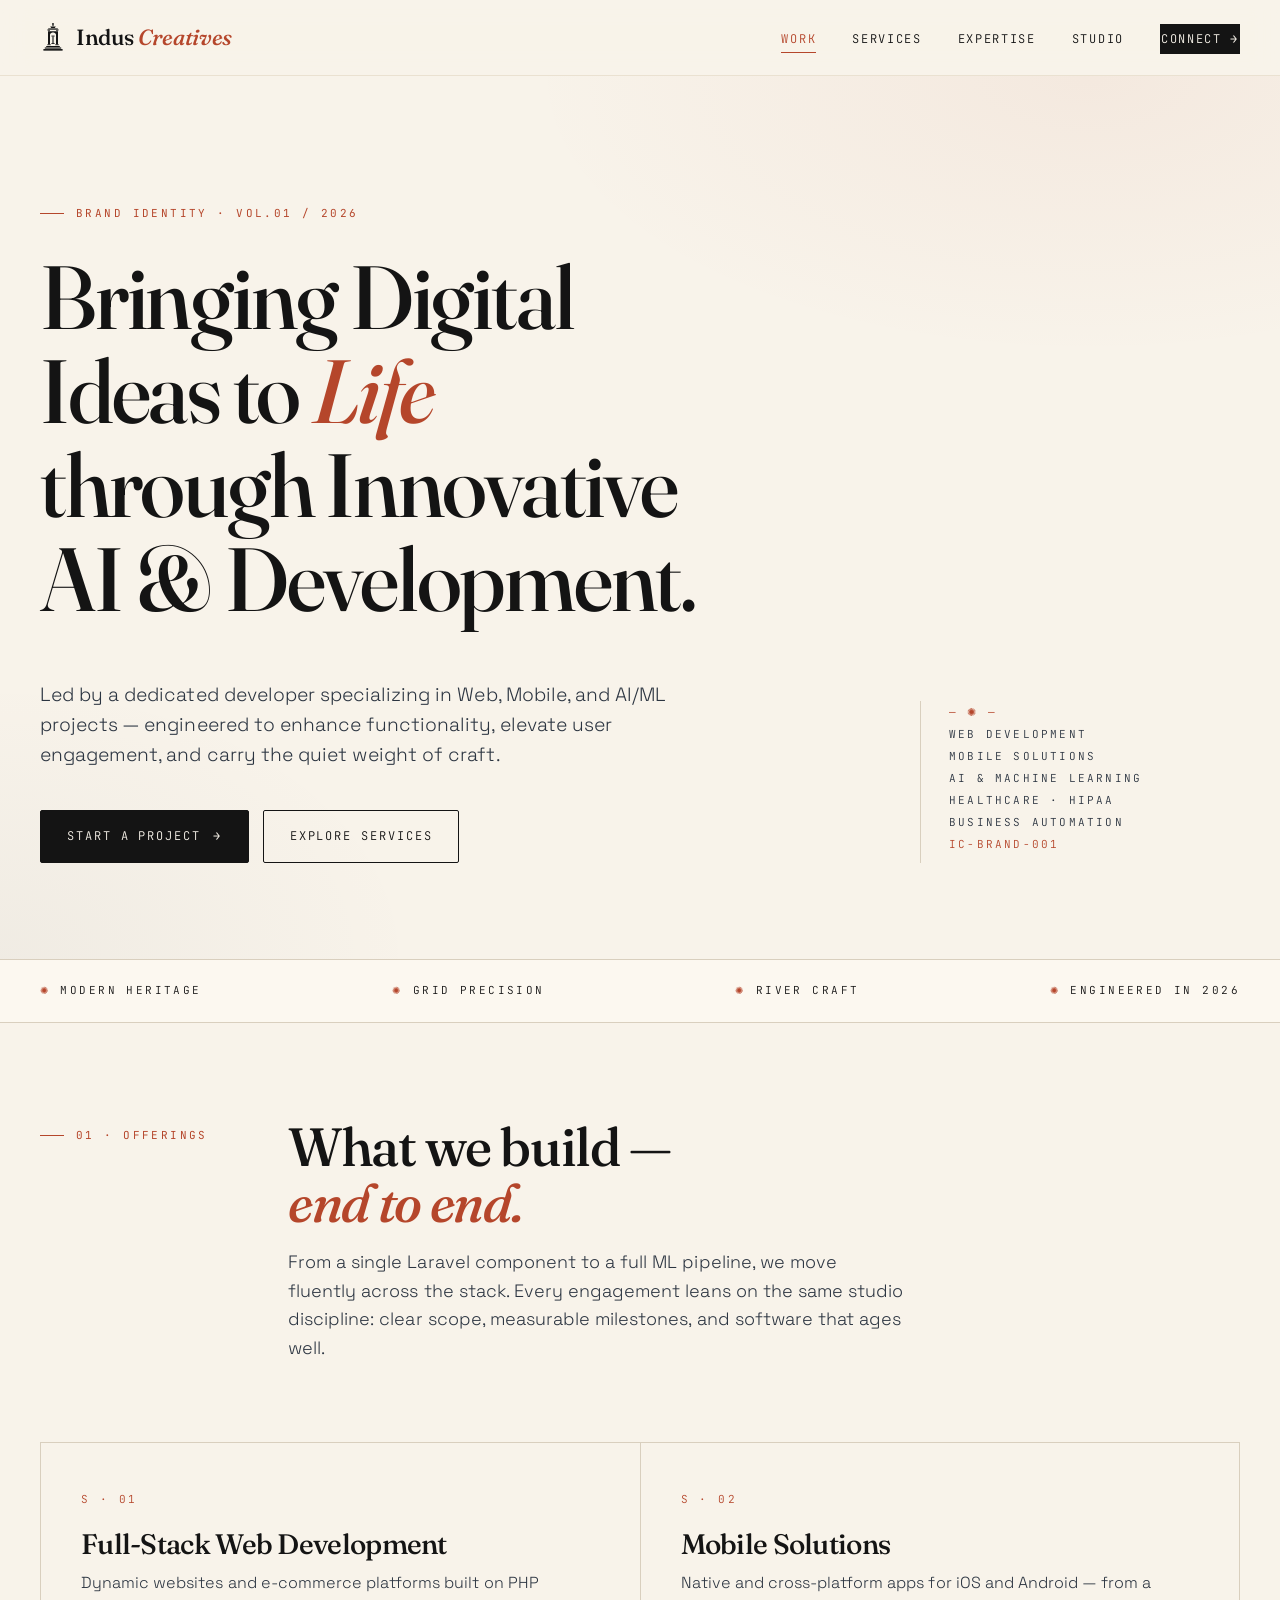
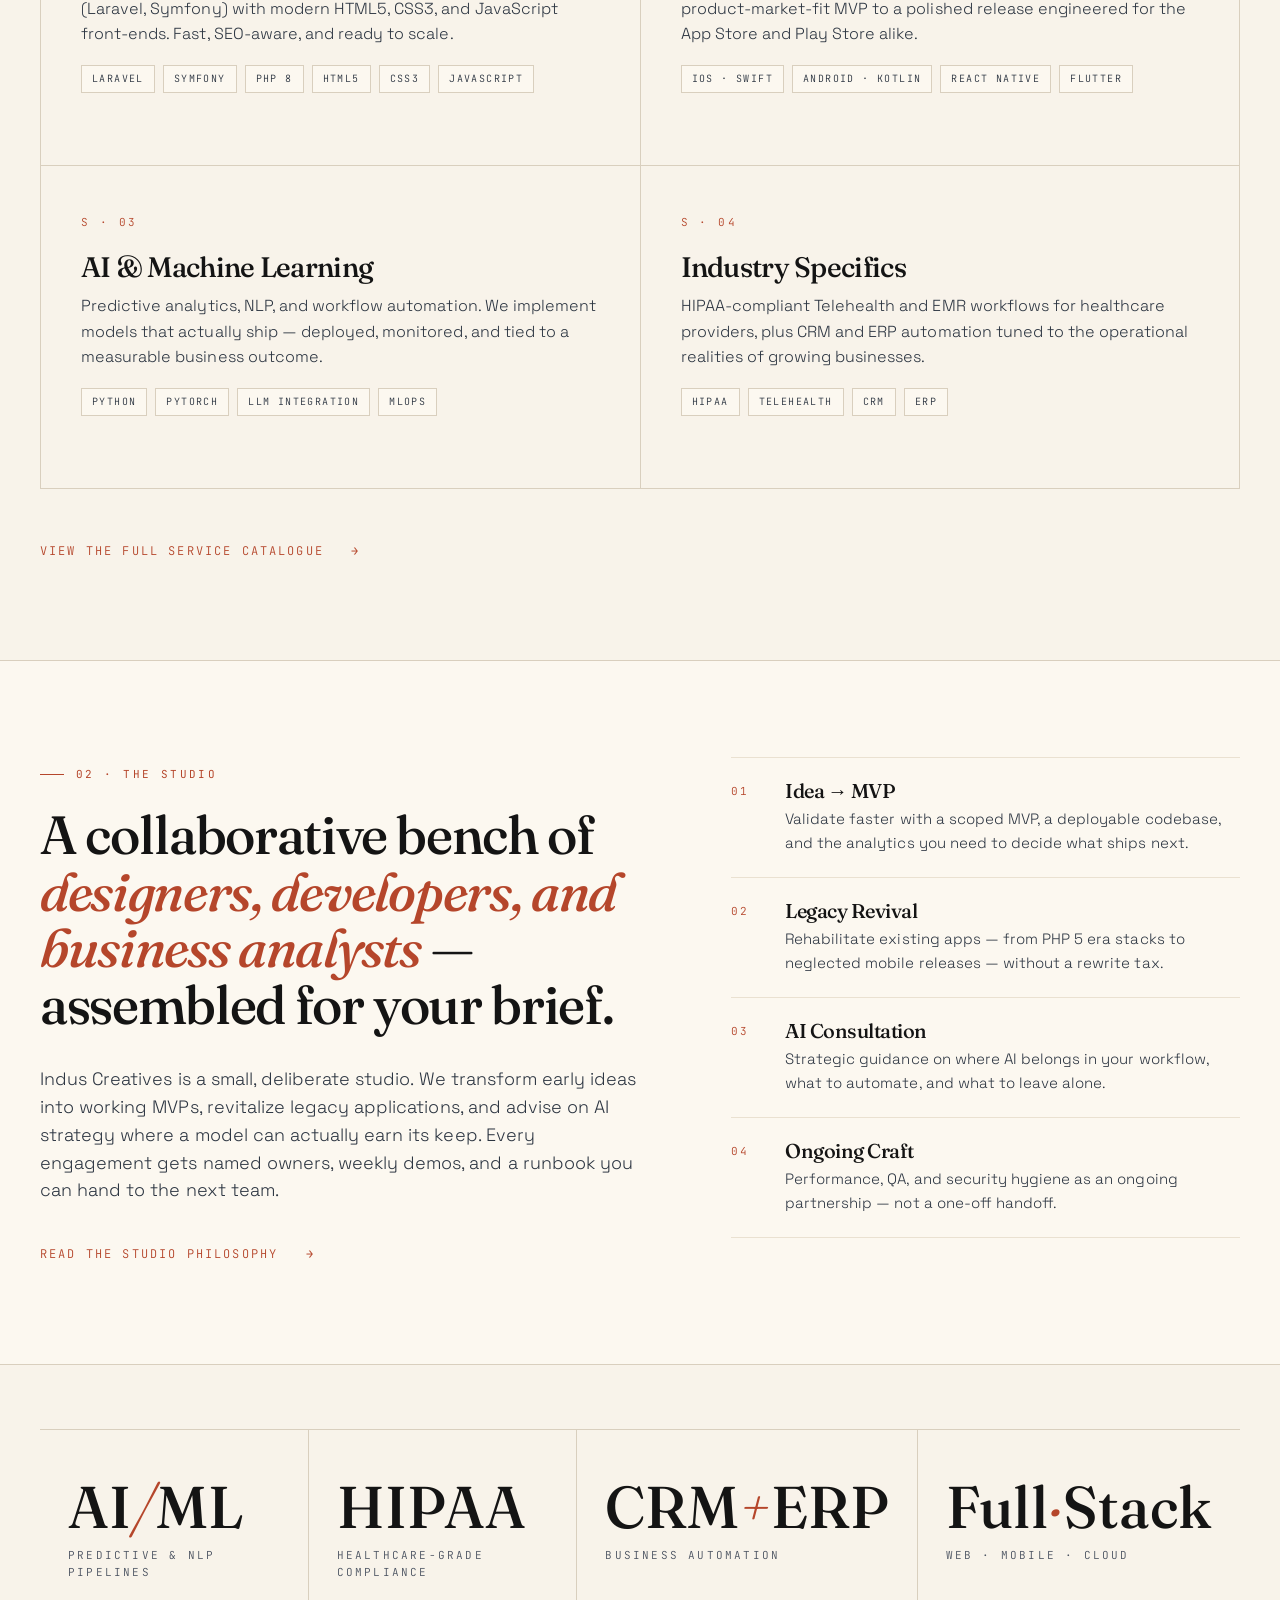
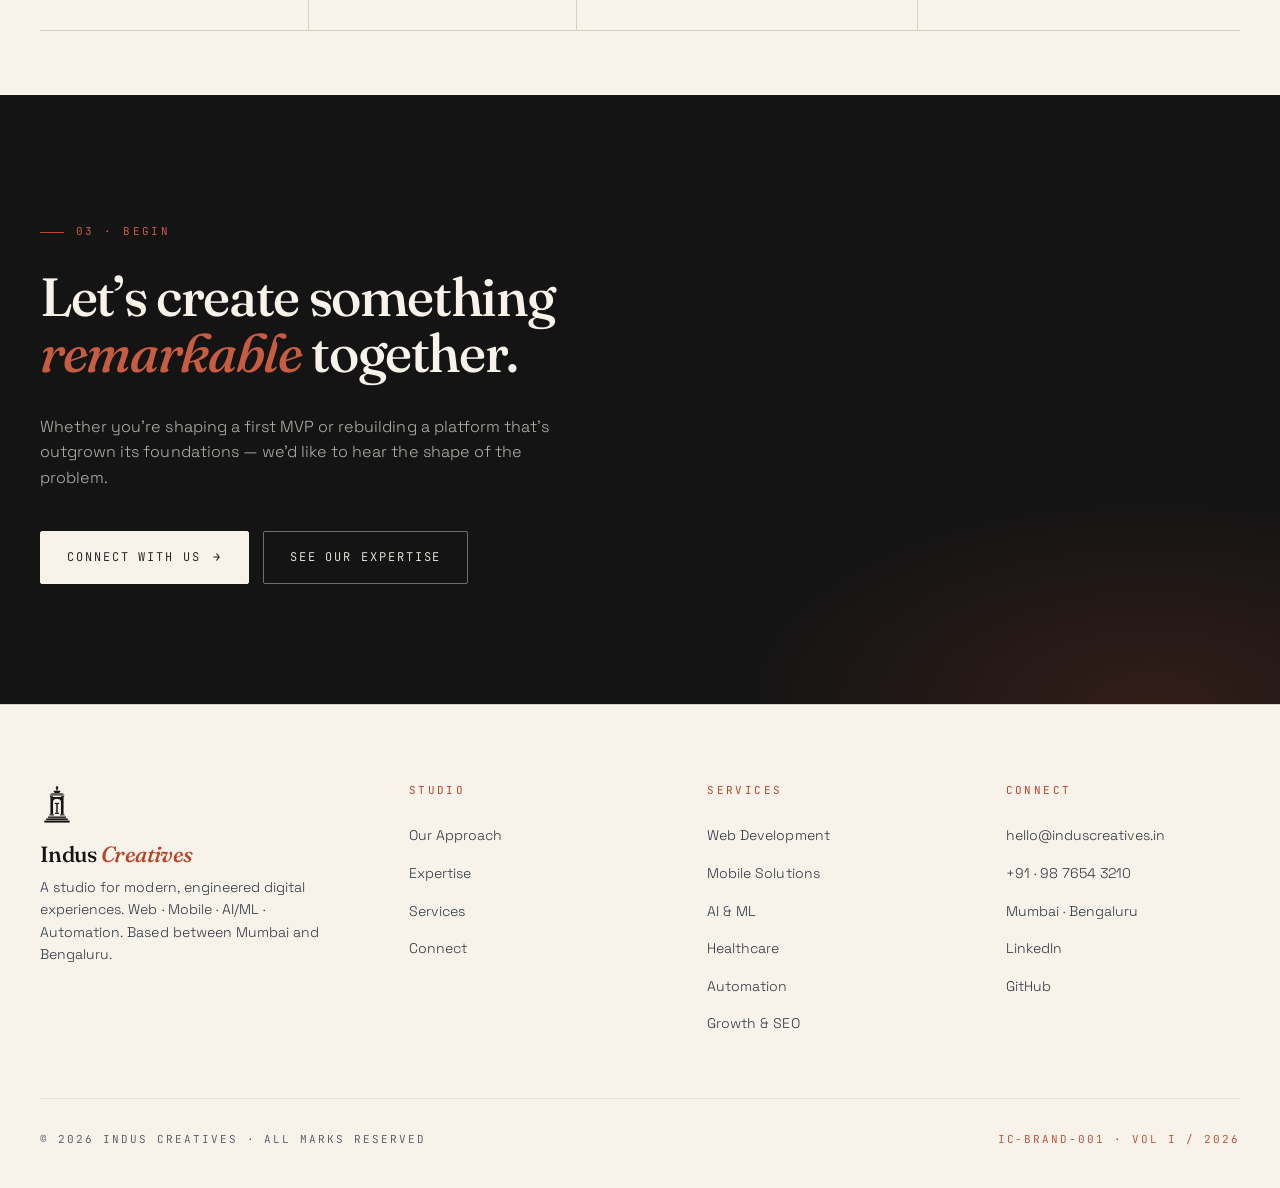
<file: Indus Creatives/index.html>
<!DOCTYPE html>
<html lang="en">
<head>
  <meta charset="UTF-8" />
  <meta name="viewport" content="width=device-width, initial-scale=1.0" />
  <title>Indus Creatives — Modern Heritage, Engineered.</title>
  <meta name="description" content="Indus Creatives — a studio for Web, Mobile and AI/ML engineering. We transform ideas into MVPs, revitalize apps, and ship HIPAA-compliant healthcare and business-automation software." />
  <meta name="theme-color" content="#F8F3EA" />
  <link rel="icon" type="image/svg+xml" href="assets/favicon.svg" />

  <!-- Open Graph -->
  <meta property="og:title" content="Indus Creatives — Modern Heritage, Engineered." />
  <meta property="og:description" content="AI-driven development and digital transformation for healthcare, startups, and growing businesses." />
  <meta property="og:type" content="website" />
  <meta property="og:url" content="https://induscreatives.in/" />

  <!-- Fonts -->
  <link rel="preconnect" href="https://fonts.googleapis.com" />
  <link rel="preconnect" href="https://fonts.gstatic.com" crossorigin />
  <link href="https://fonts.googleapis.com/css2?family=Fraunces:ital,opsz,wght@0,9..144,400;0,9..144,500;0,9..144,600;1,9..144,400;1,9..144,500&family=Space+Grotesk:wght@300;400;500&family=JetBrains+Mono:wght@400;500&display=swap" rel="stylesheet" />

  <link rel="stylesheet" href="assets/styles.css" />
</head>
<body>

  <!-- ===================== HEADER ===================== -->
  <header class="site-header">
    <nav class="nav" aria-label="Primary">
      <a class="brand" href="index.html" aria-label="Indus Creatives — Home">
        <svg class="brand-mark" viewBox="0 0 64 80" aria-hidden="true" fill="currentColor">
          <circle cx="32" cy="5" r="2.4"/>
          <rect x="30.6" y="7.4" width="2.8" height="3"/>
          <path d="M 25 11 L 39 11 L 36.5 15 L 27.5 15 Z"/>
          <rect x="20" y="16" width="24" height="2.2"/>
          <rect x="18" y="18.5" width="28" height="1.4"/>
          <rect x="18.5" y="20.8" width="6" height="1.8"/>
          <rect x="39.5" y="20.8" width="6" height="1.8"/>
          <path d="M 19.5 23 L 19.5 56 L 24.5 56 L 24.5 31 C 27.2 24.8 36.8 24.8 39.5 31 L 39.5 56 L 44.5 56 L 44.5 23 Z"/>
          <rect x="17.5" y="56" width="9" height="2"/>
          <rect x="37.5" y="56" width="9" height="2"/>
          <rect x="30.6" y="36" width="2.8" height="17"/>
          <rect x="28" y="34" width="8" height="2.2"/>
          <rect x="28" y="52.8" width="8" height="2.2"/>
          <rect x="15" y="60" width="34" height="2.6"/>
          <rect x="11.5" y="63.6" width="41" height="3"/>
          <rect x="8" y="67.6" width="48" height="4"/>
        </svg>
        <span class="brand-word">Indus <em>Creatives</em></span>
      </a>
      <button class="nav-toggle" aria-label="Open menu" aria-expanded="false" aria-controls="nav-links">
        <svg viewBox="0 0 24 24" fill="none" stroke="currentColor" stroke-width="1.6">
          <path d="M4 7h16M4 12h16M4 17h16"/>
        </svg>
      </button>
      <ul class="nav-links" id="nav-links">
        <li><a href="index.html" class="active">Work</a></li>
        <li><a href="services.html">Services</a></li>
        <li><a href="expertise.html">Expertise</a></li>
        <li><a href="about.html">Studio</a></li>
        <li><a href="contact.html" class="nav-cta">Connect →</a></li>
      </ul>
    </nav>
  </header>

  <!-- ===================== HERO ===================== -->
  <section class="hero">
    <div class="container">
      <div class="hero-grid">
        <div class="hero-main reveal">
          <div class="eyebrow">Brand Identity · Vol.01 / 2026</div>
          <h1 style="margin-top:28px;">
            <span class="stack">Bringing Digital</span>
            <span class="stack">Ideas to <em>Life</em></span>
            <span class="stack">through Innovative</span>
            <span class="stack">AI &amp; Development.</span>
          </h1>
          <p class="hero-sub">
            Led by a dedicated developer specializing in Web, Mobile, and AI/ML projects —
            engineered to enhance functionality, elevate user engagement, and carry the
            quiet weight of craft.
          </p>
          <div class="hero-actions">
            <a class="btn btn-primary" href="contact.html">
              Start a Project
              <span class="arrow" aria-hidden="true">→</span>
            </a>
            <a class="btn btn-ghost" href="services.html">
              Explore Services
            </a>
          </div>
        </div>

        <aside class="hero-aside reveal" aria-label="Studio pillars">
          <p class="line"><span class="tag">— ✺ —</span></p>
          <p class="line">Web Development</p>
          <p class="line">Mobile Solutions</p>
          <p class="line">AI &amp; Machine Learning</p>
          <p class="line">Healthcare · HIPAA</p>
          <p class="line">Business Automation</p>
          <p class="line"><span class="tag">IC-BRAND-001</span></p>
        </aside>
      </div>
    </div>
  </section>

  <!-- ===================== TICKER ===================== -->
  <div class="ticker">
    <div class="container ticker-row">
      <span class="ticker-item">Modern Heritage</span>
      <span class="ticker-item">Grid Precision</span>
      <span class="ticker-item">River Craft</span>
      <span class="ticker-item">Engineered in 2026</span>
    </div>
  </div>

  <!-- ===================== SERVICES PREVIEW ===================== -->
  <section>
    <div class="container">
      <div class="section-head reveal">
        <div class="eyebrow">01 · Offerings</div>
        <div>
          <h2>What we build —<br/><em>end to end.</em></h2>
          <p class="kicker">From a single Laravel component to a full ML pipeline, we move
            fluently across the stack. Every engagement leans on the same studio discipline:
            clear scope, measurable milestones, and software that ages well.</p>
        </div>
      </div>

      <div class="services reveal">
        <article class="service">
          <div class="service-num">S · 01</div>
          <h3>Full-Stack Web Development</h3>
          <p>Dynamic websites and e-commerce platforms built on PHP (Laravel, Symfony) with
            modern HTML5, CSS3, and JavaScript front-ends. Fast, SEO-aware, and ready to scale.</p>
          <ul class="stack-list">
            <li>Laravel</li><li>Symfony</li><li>PHP 8</li><li>HTML5</li><li>CSS3</li><li>JavaScript</li>
          </ul>
        </article>
        <article class="service">
          <div class="service-num">S · 02</div>
          <h3>Mobile Solutions</h3>
          <p>Native and cross-platform apps for iOS and Android — from a product-market-fit
            MVP to a polished release engineered for the App Store and Play Store alike.</p>
          <ul class="stack-list">
            <li>iOS · Swift</li><li>Android · Kotlin</li><li>React Native</li><li>Flutter</li>
          </ul>
        </article>
        <article class="service">
          <div class="service-num">S · 03</div>
          <h3>AI &amp; Machine Learning</h3>
          <p>Predictive analytics, NLP, and workflow automation. We implement models that
            actually ship — deployed, monitored, and tied to a measurable business outcome.</p>
          <ul class="stack-list">
            <li>Python</li><li>PyTorch</li><li>LLM Integration</li><li>MLOps</li>
          </ul>
        </article>
        <article class="service">
          <div class="service-num">S · 04</div>
          <h3>Industry Specifics</h3>
          <p>HIPAA-compliant Telehealth and EMR workflows for healthcare providers, plus
            CRM and ERP automation tuned to the operational realities of growing businesses.</p>
          <ul class="stack-list">
            <li>HIPAA</li><li>Telehealth</li><li>CRM</li><li>ERP</li>
          </ul>
        </article>
      </div>

      <div style="margin-top:48px;">
        <a class="link-arrow" href="services.html">View the full service catalogue &nbsp; →</a>
      </div>
    </div>
  </section>

  <!-- ===================== VALUE / APPROACH ===================== -->
  <section class="value">
    <div class="container">
      <div class="value-grid">
        <div class="reveal">
          <div class="eyebrow" style="margin-bottom:24px;">02 · The Studio</div>
          <h2>A collaborative bench of <em>designers, developers, and business analysts</em> — assembled for your brief.</h2>
          <p class="lead">
            Indus Creatives is a small, deliberate studio. We transform early ideas into
            working MVPs, revitalize legacy applications, and advise on AI strategy where
            a model can actually earn its keep. Every engagement gets named owners,
            weekly demos, and a runbook you can hand to the next team.
          </p>
          <div style="margin-top:36px;">
            <a class="link-arrow" href="about.html">Read the studio philosophy &nbsp; →</a>
          </div>
        </div>

        <ul class="pillar-list reveal">
          <li>
            <span class="num">01</span>
            <div>
              <h4>Idea → MVP</h4>
              <p>Validate faster with a scoped MVP, a deployable codebase, and
                the analytics you need to decide what ships next.</p>
            </div>
          </li>
          <li>
            <span class="num">02</span>
            <div>
              <h4>Legacy Revival</h4>
              <p>Rehabilitate existing apps — from PHP 5 era stacks to neglected
                mobile releases — without a rewrite tax.</p>
            </div>
          </li>
          <li>
            <span class="num">03</span>
            <div>
              <h4>AI Consultation</h4>
              <p>Strategic guidance on where AI belongs in your workflow,
                what to automate, and what to leave alone.</p>
            </div>
          </li>
          <li>
            <span class="num">04</span>
            <div>
              <h4>Ongoing Craft</h4>
              <p>Performance, QA, and security hygiene as an ongoing
                partnership — not a one-off handoff.</p>
            </div>
          </li>
        </ul>
      </div>
    </div>
  </section>

  <!-- ===================== STATS ===================== -->
  <section class="section-tight">
    <div class="container">
      <div class="stats reveal">
        <div class="stat">
          <div class="stat-num">AI<em>/</em>ML</div>
          <div class="stat-label">Predictive &amp; NLP pipelines</div>
        </div>
        <div class="stat">
          <div class="stat-num">HIPAA</div>
          <div class="stat-label">Healthcare-grade compliance</div>
        </div>
        <div class="stat">
          <div class="stat-num">CRM<em>+</em>ERP</div>
          <div class="stat-label">Business automation</div>
        </div>
        <div class="stat">
          <div class="stat-num">Full<em>·</em>Stack</div>
          <div class="stat-label">Web · Mobile · Cloud</div>
        </div>
      </div>
    </div>
  </section>

  <!-- ===================== CTA BANNER ===================== -->
  <section class="cta-banner">
    <div class="container">
      <div class="eyebrow" style="color: var(--terracotta-soft); margin-bottom: 28px;">03 · Begin</div>
      <h2>Let&rsquo;s create something <em>remarkable</em> together.</h2>
      <p>Whether you&rsquo;re shaping a first MVP or rebuilding a platform that&rsquo;s
        outgrown its foundations — we&rsquo;d like to hear the shape of the problem.</p>
      <div class="hero-actions">
        <a class="btn btn-primary" href="contact.html">Connect with Us <span class="arrow">→</span></a>
        <a class="btn btn-ghost" href="expertise.html" style="color:var(--cream); border-color: rgba(248,243,234,0.4);">See Our Expertise</a>
      </div>
    </div>
  </section>

  <!-- ===================== FOOTER ===================== -->
  <footer class="site-footer">
    <div class="container">
      <div class="footer-grid">
        <div class="footer-brand">
          <svg class="brand-mark" viewBox="0 0 64 80" aria-hidden="true" fill="currentColor">
            <circle cx="32" cy="5" r="2.4"/>
            <rect x="30.6" y="7.4" width="2.8" height="3"/>
            <path d="M 25 11 L 39 11 L 36.5 15 L 27.5 15 Z"/>
            <rect x="20" y="16" width="24" height="2.2"/>
            <rect x="18" y="18.5" width="28" height="1.4"/>
            <rect x="18.5" y="20.8" width="6" height="1.8"/>
            <rect x="39.5" y="20.8" width="6" height="1.8"/>
            <path d="M 19.5 23 L 19.5 56 L 24.5 56 L 24.5 31 C 27.2 24.8 36.8 24.8 39.5 31 L 39.5 56 L 44.5 56 L 44.5 23 Z"/>
            <rect x="17.5" y="56" width="9" height="2"/>
            <rect x="37.5" y="56" width="9" height="2"/>
            <rect x="30.6" y="36" width="2.8" height="17"/>
            <rect x="28" y="34" width="8" height="2.2"/>
            <rect x="28" y="52.8" width="8" height="2.2"/>
            <rect x="15" y="60" width="34" height="2.6"/>
            <rect x="11.5" y="63.6" width="41" height="3"/>
            <rect x="8" y="67.6" width="48" height="4"/>
          </svg>
          <h4 style="font-family: var(--ff-display); font-size: 22px; margin: 0 0 10px;">Indus <em>Creatives</em></h4>
          <p>A studio for modern, engineered digital experiences. Web · Mobile · AI/ML ·
            Automation. Based between Mumbai and Bengaluru.</p>
        </div>
        <div class="footer-col">
          <h5>Studio</h5>
          <ul>
            <li><a href="about.html">Our Approach</a></li>
            <li><a href="expertise.html">Expertise</a></li>
            <li><a href="services.html">Services</a></li>
            <li><a href="contact.html">Connect</a></li>
          </ul>
        </div>
        <div class="footer-col">
          <h5>Services</h5>
          <ul>
            <li><a href="services.html#web">Web Development</a></li>
            <li><a href="services.html#mobile">Mobile Solutions</a></li>
            <li><a href="services.html#ai">AI &amp; ML</a></li>
            <li><a href="services.html#healthcare">Healthcare</a></li>
            <li><a href="services.html#automation">Automation</a></li>
            <li><a href="services.html#growth">Growth &amp; SEO</a></li>
          </ul>
        </div>
        <div class="footer-col">
          <h5>Connect</h5>
          <ul>
            <li><a href="mailto:hello@induscreatives.in">hello@induscreatives.in</a></li>
            <li><a href="tel:+919876543210">+91 · 98 7654 3210</a></li>
            <li><a href="#">Mumbai · Bengaluru</a></li>
            <li><a href="#">LinkedIn</a></li>
            <li><a href="#">GitHub</a></li>
          </ul>
        </div>
      </div>
      <div class="footer-bottom">
        <span>© 2026 Indus Creatives · All marks reserved</span>
        <span class="doc-id">IC-BRAND-001 · Vol I / 2026</span>
      </div>
    </div>
  </footer>

  <script src="assets/script.js" defer></script>
</body>
</html>
</file>
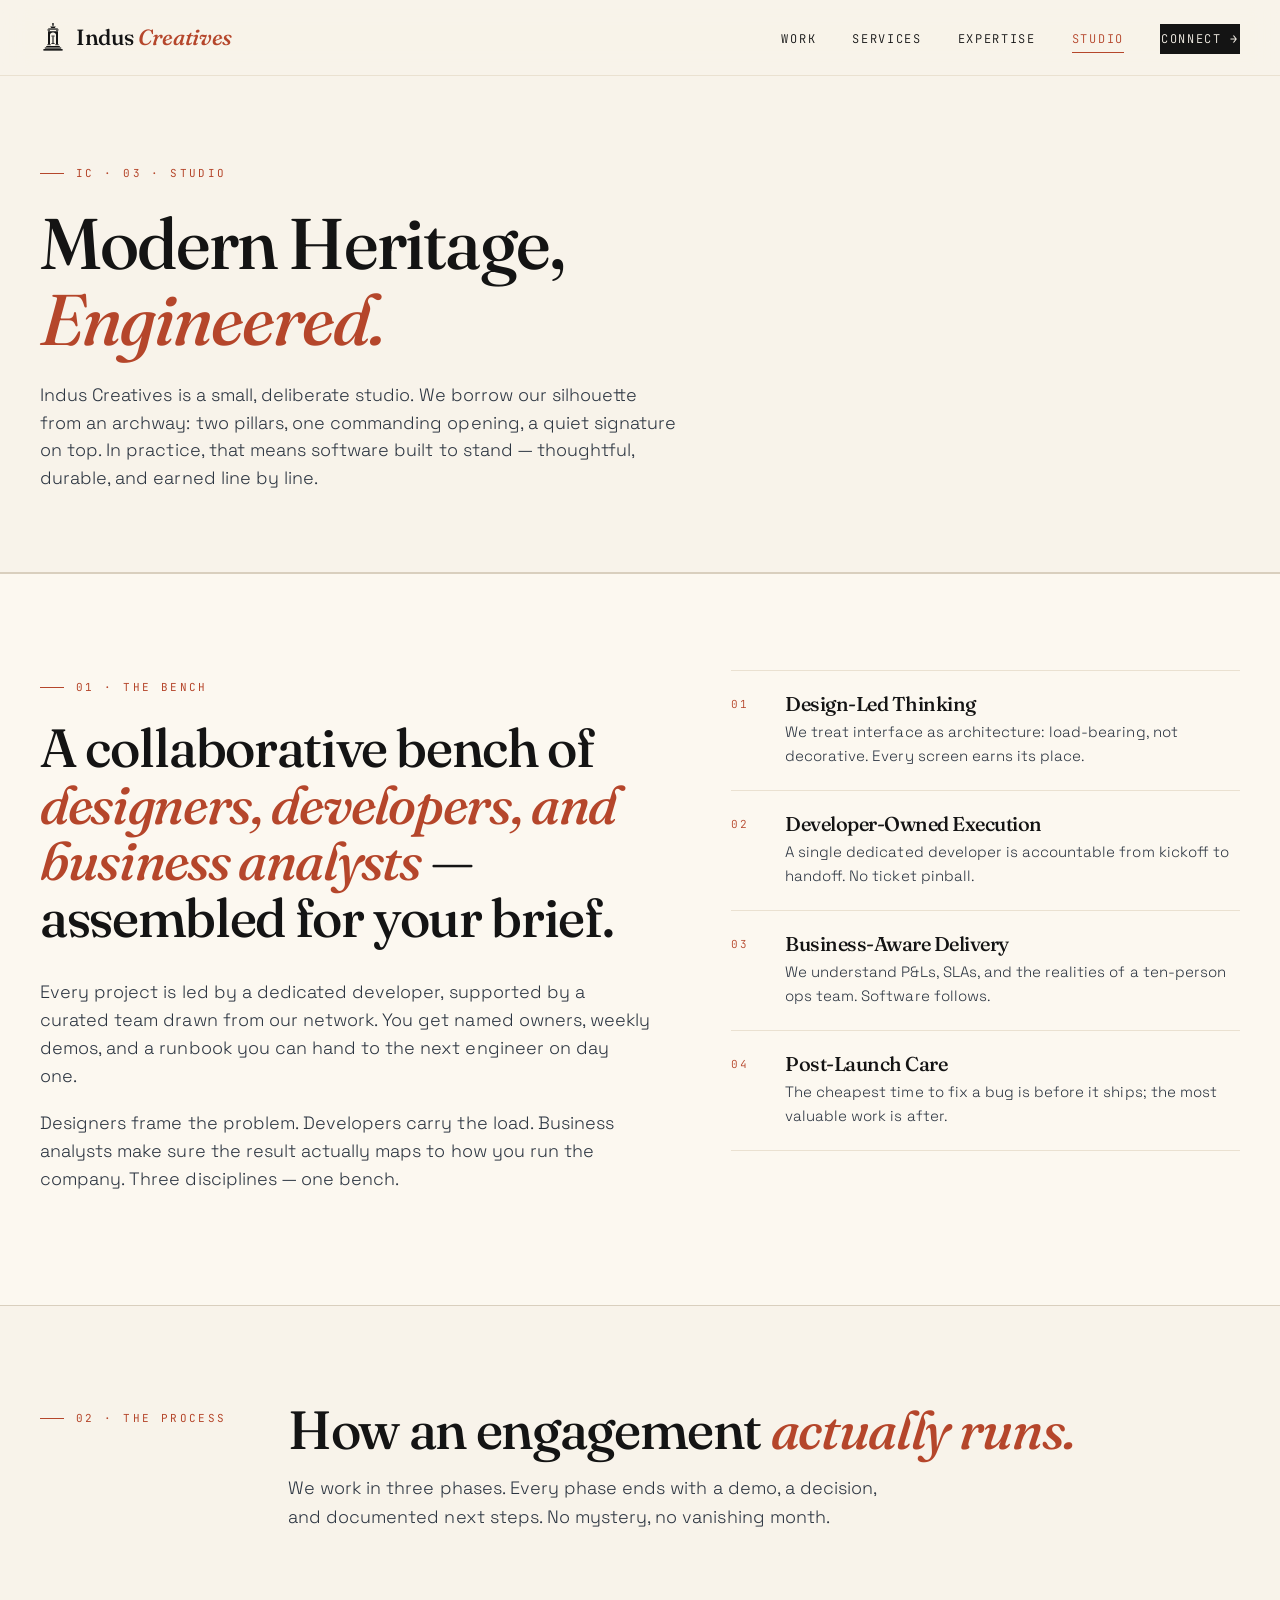
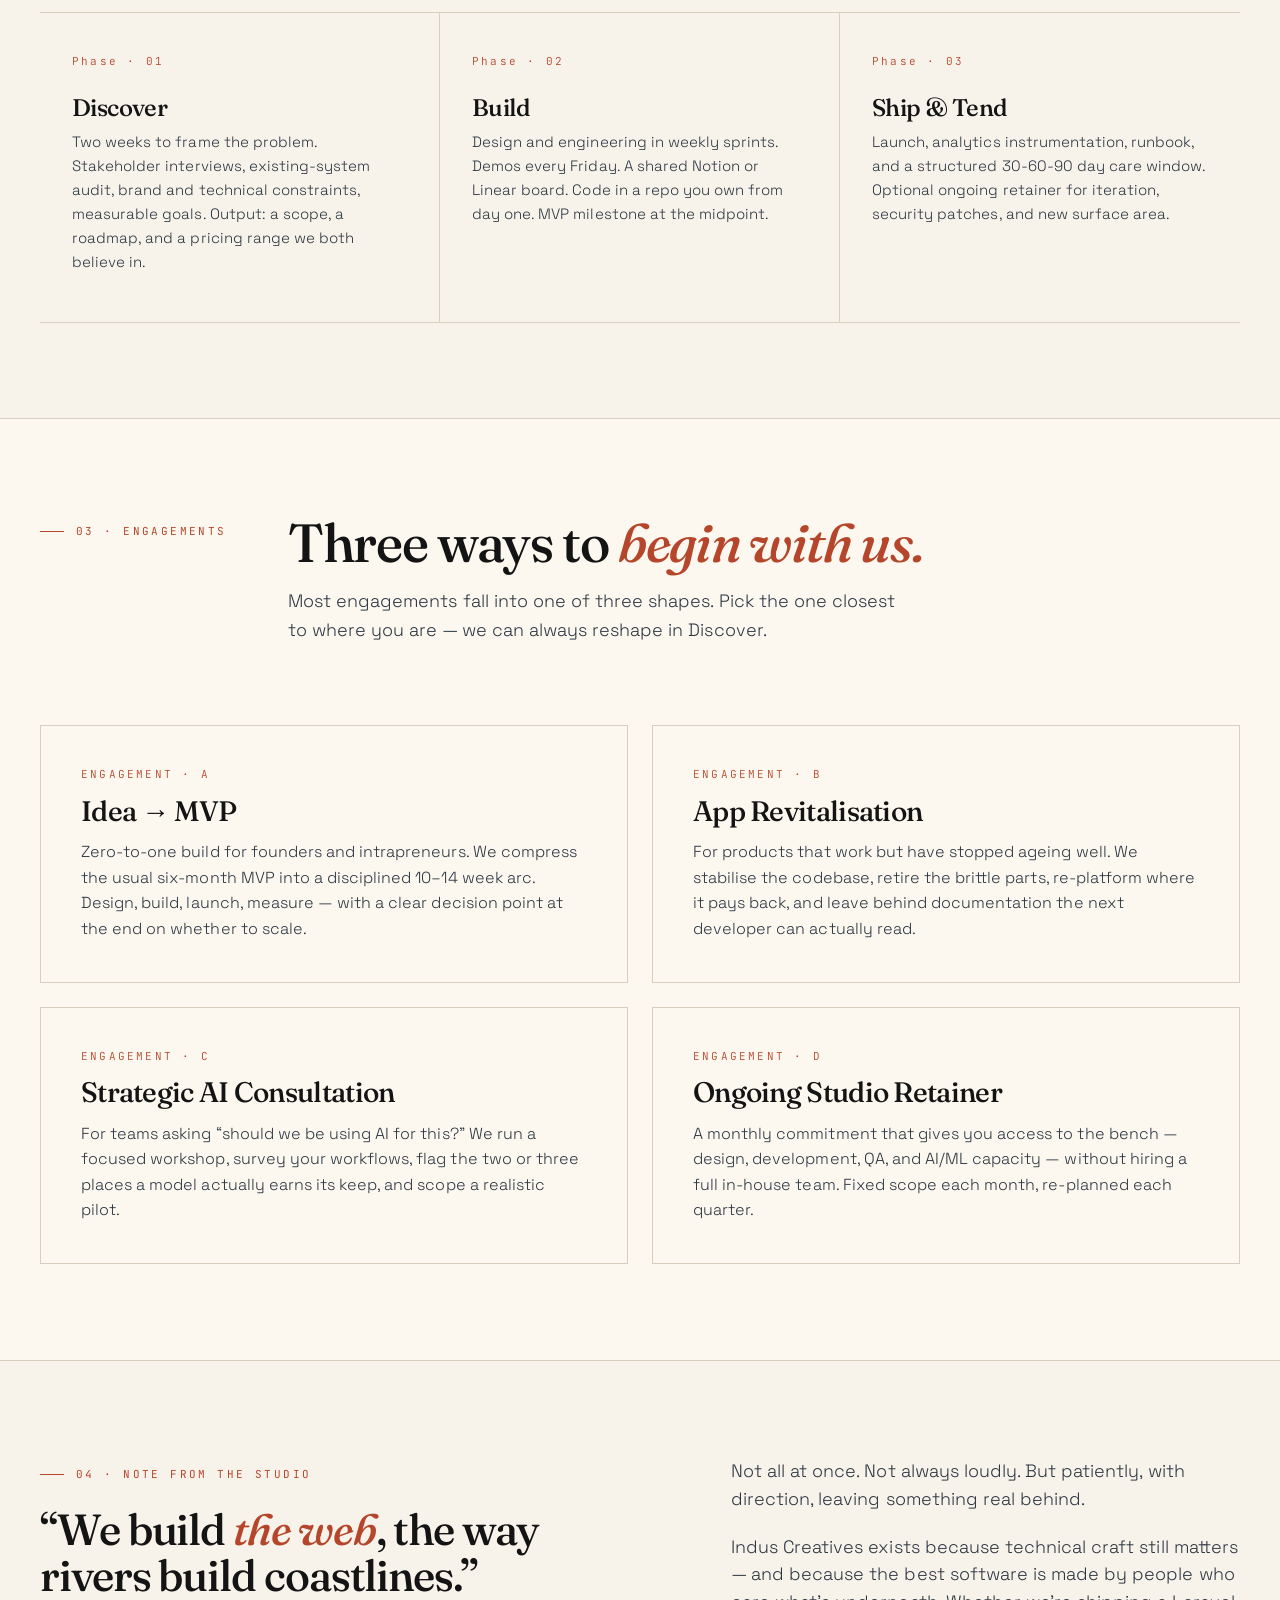
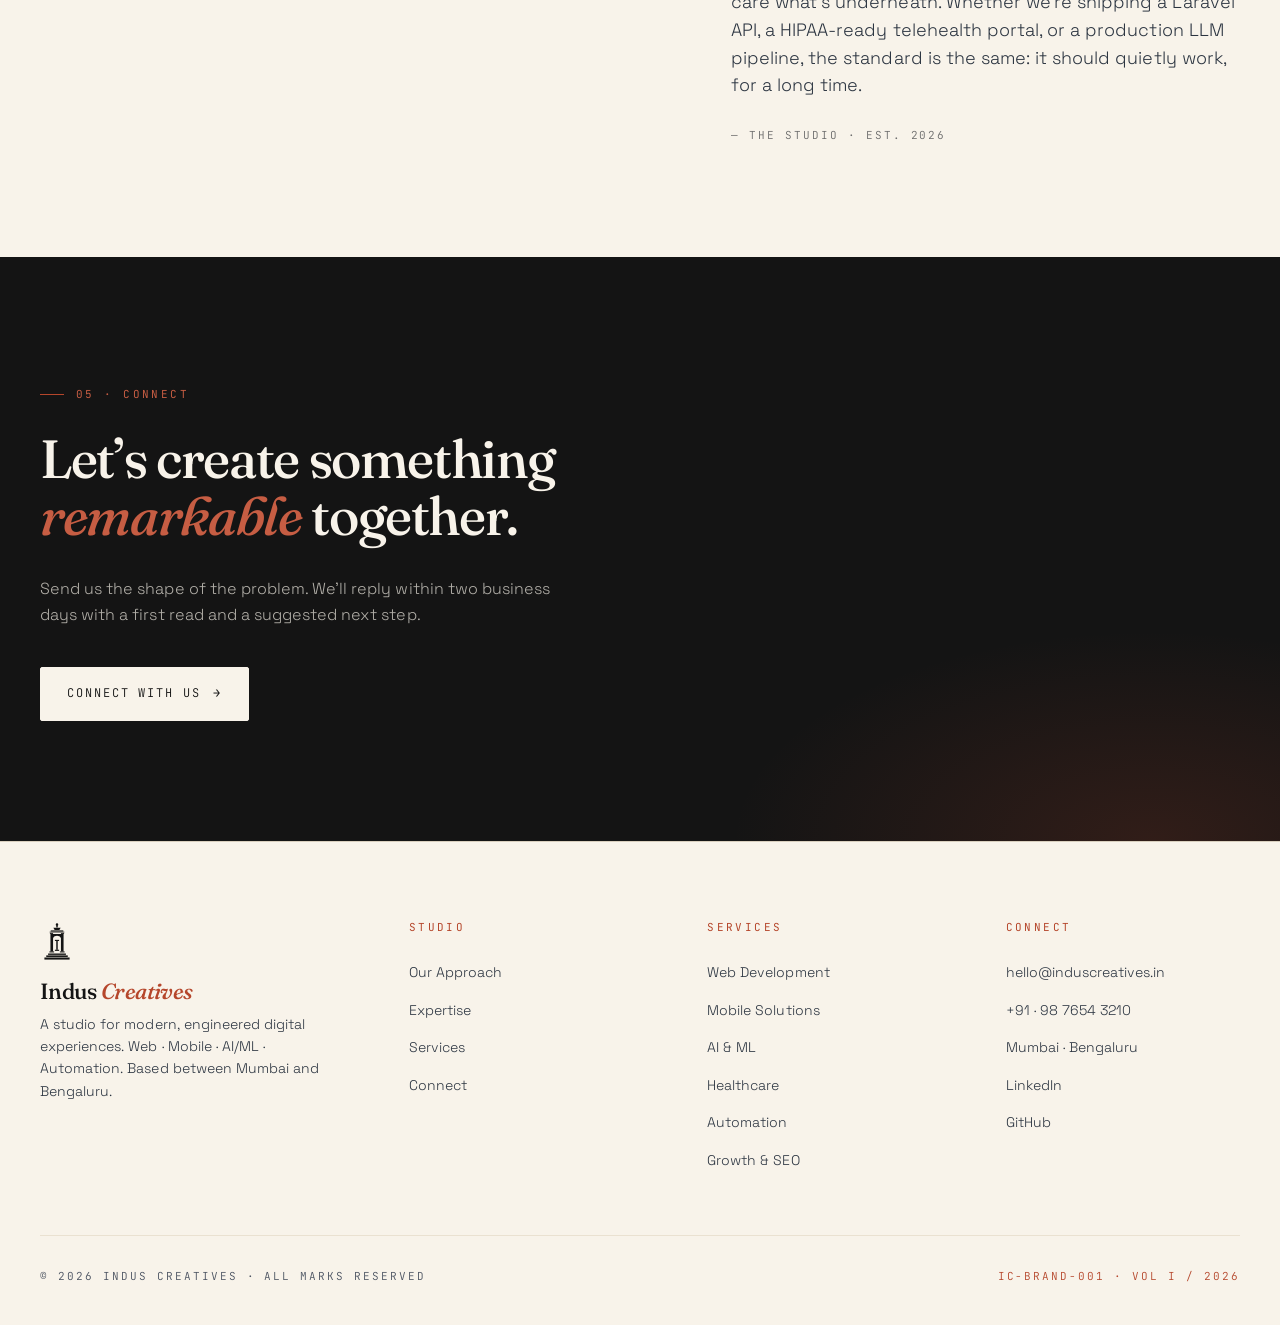
<file: Indus Creatives/about.html>
<!DOCTYPE html>
<html lang="en">
<head>
  <meta charset="UTF-8" />
  <meta name="viewport" content="width=device-width, initial-scale=1.0" />
  <title>Studio — Indus Creatives</title>
  <meta name="description" content="Indus Creatives is a studio for modern, engineered digital experiences — designers, developers, and business analysts, assembled for your brief." />
  <link rel="icon" type="image/svg+xml" href="assets/favicon.svg" />
  <link rel="preconnect" href="https://fonts.googleapis.com" />
  <link rel="preconnect" href="https://fonts.gstatic.com" crossorigin />
  <link href="https://fonts.googleapis.com/css2?family=Fraunces:ital,opsz,wght@0,9..144,400;0,9..144,500;0,9..144,600;1,9..144,400;1,9..144,500&family=Space+Grotesk:wght@300;400;500&family=JetBrains+Mono:wght@400;500&display=swap" rel="stylesheet" />
  <link rel="stylesheet" href="assets/styles.css" />
</head>
<body>

  <header class="site-header">
    <nav class="nav" aria-label="Primary">
      <a class="brand" href="index.html" aria-label="Indus Creatives — Home">
        <svg class="brand-mark" viewBox="0 0 64 80" aria-hidden="true" fill="currentColor">
          <circle cx="32" cy="5" r="2.4"/><rect x="30.6" y="7.4" width="2.8" height="3"/>
          <path d="M 25 11 L 39 11 L 36.5 15 L 27.5 15 Z"/>
          <rect x="20" y="16" width="24" height="2.2"/><rect x="18" y="18.5" width="28" height="1.4"/>
          <rect x="18.5" y="20.8" width="6" height="1.8"/><rect x="39.5" y="20.8" width="6" height="1.8"/>
          <path d="M 19.5 23 L 19.5 56 L 24.5 56 L 24.5 31 C 27.2 24.8 36.8 24.8 39.5 31 L 39.5 56 L 44.5 56 L 44.5 23 Z"/>
          <rect x="17.5" y="56" width="9" height="2"/><rect x="37.5" y="56" width="9" height="2"/>
          <rect x="30.6" y="36" width="2.8" height="17"/><rect x="28" y="34" width="8" height="2.2"/>
          <rect x="28" y="52.8" width="8" height="2.2"/><rect x="15" y="60" width="34" height="2.6"/>
          <rect x="11.5" y="63.6" width="41" height="3"/><rect x="8" y="67.6" width="48" height="4"/>
        </svg>
        <span class="brand-word">Indus <em>Creatives</em></span>
      </a>
      <button class="nav-toggle" aria-label="Open menu" aria-expanded="false" aria-controls="nav-links">
        <svg viewBox="0 0 24 24" fill="none" stroke="currentColor" stroke-width="1.6"><path d="M4 7h16M4 12h16M4 17h16"/></svg>
      </button>
      <ul class="nav-links" id="nav-links">
        <li><a href="index.html">Work</a></li>
        <li><a href="services.html">Services</a></li>
        <li><a href="expertise.html">Expertise</a></li>
        <li><a href="about.html" class="active">Studio</a></li>
        <li><a href="contact.html" class="nav-cta">Connect →</a></li>
      </ul>
    </nav>
  </header>

  <section class="page-hero">
    <div class="container reveal">
      <div class="eyebrow">IC · 03 · Studio</div>
      <h1>Modern Heritage,<br/><em>Engineered.</em></h1>
      <p class="lead">
        Indus Creatives is a small, deliberate studio. We borrow our silhouette from an archway:
        two pillars, one commanding opening, a quiet signature on top. In practice, that means
        software built to stand — thoughtful, durable, and earned line by line.
      </p>
    </div>
  </section>

  <!-- VALUE PROP -->
  <section class="value">
    <div class="container">
      <div class="value-grid">
        <div class="reveal">
          <div class="eyebrow" style="margin-bottom:24px;">01 · The Bench</div>
          <h2>A collaborative bench of <em>designers, developers, and business analysts</em> — assembled for your brief.</h2>
          <p class="lead">
            Every project is led by a dedicated developer, supported by a curated team
            drawn from our network. You get named owners, weekly demos, and a runbook
            you can hand to the next engineer on day one.
          </p>
          <p class="lead" style="margin-top:20px;">
            Designers frame the problem. Developers carry the load. Business analysts
            make sure the result actually maps to how you run the company. Three
            disciplines — one bench.
          </p>
        </div>

        <ul class="pillar-list reveal">
          <li>
            <span class="num">01</span>
            <div>
              <h4>Design-Led Thinking</h4>
              <p>We treat interface as architecture: load-bearing,
                not decorative. Every screen earns its place.</p>
            </div>
          </li>
          <li>
            <span class="num">02</span>
            <div>
              <h4>Developer-Owned Execution</h4>
              <p>A single dedicated developer is accountable from
                kickoff to handoff. No ticket pinball.</p>
            </div>
          </li>
          <li>
            <span class="num">03</span>
            <div>
              <h4>Business-Aware Delivery</h4>
              <p>We understand P&amp;Ls, SLAs, and the realities of a
                ten-person ops team. Software follows.</p>
            </div>
          </li>
          <li>
            <span class="num">04</span>
            <div>
              <h4>Post-Launch Care</h4>
              <p>The cheapest time to fix a bug is before it ships;
                the most valuable work is after.</p>
            </div>
          </li>
        </ul>
      </div>
    </div>
  </section>

  <!-- PROCESS -->
  <section>
    <div class="container">
      <div class="section-head reveal">
        <div class="eyebrow">02 · The Process</div>
        <div>
          <h2>How an engagement <em>actually runs.</em></h2>
          <p class="kicker">We work in three phases. Every phase ends with a demo, a decision,
            and documented next steps. No mystery, no vanishing month.</p>
        </div>
      </div>

      <div class="process reveal">
        <div class="process-step">
          <div class="phase">Phase · 01</div>
          <h4>Discover</h4>
          <p>Two weeks to frame the problem. Stakeholder interviews, existing-system
            audit, brand and technical constraints, measurable goals. Output: a scope,
            a roadmap, and a pricing range we both believe in.</p>
        </div>
        <div class="process-step">
          <div class="phase">Phase · 02</div>
          <h4>Build</h4>
          <p>Design and engineering in weekly sprints. Demos every Friday. A shared
            Notion or Linear board. Code in a repo you own from day one.
            MVP milestone at the midpoint.</p>
        </div>
        <div class="process-step">
          <div class="phase">Phase · 03</div>
          <h4>Ship &amp; Tend</h4>
          <p>Launch, analytics instrumentation, runbook, and a structured 30-60-90 day
            care window. Optional ongoing retainer for iteration, security
            patches, and new surface area.</p>
        </div>
      </div>
    </div>
  </section>

  <!-- THREE OFFERS -->
  <section class="value">
    <div class="container">
      <div class="section-head reveal">
        <div class="eyebrow">03 · Engagements</div>
        <div>
          <h2>Three ways to <em>begin with us.</em></h2>
          <p class="kicker">Most engagements fall into one of three shapes. Pick the one
            closest to where you are — we can always reshape in Discover.</p>
        </div>
      </div>

      <div class="industries reveal">
        <article class="industry-card">
          <div class="tag">Engagement · A</div>
          <h3>Idea → MVP</h3>
          <p>Zero-to-one build for founders and intrapreneurs. We compress the usual
            six-month MVP into a disciplined 10–14 week arc. Design, build, launch,
            measure — with a clear decision point at the end on whether to scale.</p>
        </article>
        <article class="industry-card">
          <div class="tag">Engagement · B</div>
          <h3>App Revitalisation</h3>
          <p>For products that work but have stopped ageing well. We stabilise the
            codebase, retire the brittle parts, re-platform where it pays back, and
            leave behind documentation the next developer can actually read.</p>
        </article>
        <article class="industry-card">
          <div class="tag">Engagement · C</div>
          <h3>Strategic AI Consultation</h3>
          <p>For teams asking &ldquo;should we be using AI for this?&rdquo; We run a
            focused workshop, survey your workflows, flag the two or three places a model
            actually earns its keep, and scope a realistic pilot.</p>
        </article>
        <article class="industry-card">
          <div class="tag">Engagement · D</div>
          <h3>Ongoing Studio Retainer</h3>
          <p>A monthly commitment that gives you access to the bench — design,
            development, QA, and AI/ML capacity — without hiring a full in-house team.
            Fixed scope each month, re-planned each quarter.</p>
        </article>
      </div>
    </div>
  </section>

  <!-- FOUNDER NOTE -->
  <section>
    <div class="container">
      <div class="value-grid reveal" style="align-items:start;">
        <div>
          <div class="eyebrow" style="margin-bottom:24px;">04 · Note from the Studio</div>
          <h2 style="font-size: clamp(28px, 3.4vw, 44px);">&ldquo;We build <em>the web</em>, the way rivers build coastlines.&rdquo;</h2>
        </div>
        <div>
          <p class="lead">
            Not all at once. Not always loudly. But patiently, with direction, leaving
            something real behind.
          </p>
          <p class="lead" style="margin-top:20px;">
            Indus Creatives exists because technical craft still matters — and because
            the best software is made by people who care what&rsquo;s underneath.
            Whether we&rsquo;re shipping a Laravel API, a HIPAA-ready telehealth portal, or a
            production LLM pipeline, the standard is the same: it should quietly work,
            for a long time.
          </p>
          <p class="meta" style="margin-top:28px;">— The Studio · Est. 2026</p>
        </div>
      </div>
    </div>
  </section>

  <!-- CTA -->
  <section class="cta-banner">
    <div class="container">
      <div class="eyebrow" style="color: var(--terracotta-soft); margin-bottom: 28px;">05 · Connect</div>
      <h2>Let&rsquo;s create something <em>remarkable</em> together.</h2>
      <p>Send us the shape of the problem. We&rsquo;ll reply within two business
        days with a first read and a suggested next step.</p>
      <a class="btn btn-primary" href="contact.html">Connect with Us <span class="arrow">→</span></a>
    </div>
  </section>

  <footer class="site-footer">
    <div class="container">
      <div class="footer-grid">
        <div class="footer-brand">
          <svg class="brand-mark" viewBox="0 0 64 80" aria-hidden="true" fill="currentColor">
            <circle cx="32" cy="5" r="2.4"/><rect x="30.6" y="7.4" width="2.8" height="3"/>
            <path d="M 25 11 L 39 11 L 36.5 15 L 27.5 15 Z"/>
            <rect x="20" y="16" width="24" height="2.2"/><rect x="18" y="18.5" width="28" height="1.4"/>
            <rect x="18.5" y="20.8" width="6" height="1.8"/><rect x="39.5" y="20.8" width="6" height="1.8"/>
            <path d="M 19.5 23 L 19.5 56 L 24.5 56 L 24.5 31 C 27.2 24.8 36.8 24.8 39.5 31 L 39.5 56 L 44.5 56 L 44.5 23 Z"/>
            <rect x="17.5" y="56" width="9" height="2"/><rect x="37.5" y="56" width="9" height="2"/>
            <rect x="30.6" y="36" width="2.8" height="17"/><rect x="28" y="34" width="8" height="2.2"/>
            <rect x="28" y="52.8" width="8" height="2.2"/><rect x="15" y="60" width="34" height="2.6"/>
            <rect x="11.5" y="63.6" width="41" height="3"/><rect x="8" y="67.6" width="48" height="4"/>
          </svg>
          <h4 style="font-family: var(--ff-display); font-size: 22px; margin: 0 0 10px;">Indus <em>Creatives</em></h4>
          <p>A studio for modern, engineered digital experiences. Web · Mobile · AI/ML ·
            Automation. Based between Mumbai and Bengaluru.</p>
        </div>
        <div class="footer-col">
          <h5>Studio</h5>
          <ul>
            <li><a href="about.html">Our Approach</a></li>
            <li><a href="expertise.html">Expertise</a></li>
            <li><a href="services.html">Services</a></li>
            <li><a href="contact.html">Connect</a></li>
          </ul>
        </div>
        <div class="footer-col">
          <h5>Services</h5>
          <ul>
            <li><a href="services.html#web">Web Development</a></li>
            <li><a href="services.html#mobile">Mobile Solutions</a></li>
            <li><a href="services.html#ai">AI &amp; ML</a></li>
            <li><a href="services.html#healthcare">Healthcare</a></li>
            <li><a href="services.html#automation">Automation</a></li>
            <li><a href="services.html#growth">Growth &amp; SEO</a></li>
          </ul>
        </div>
        <div class="footer-col">
          <h5>Connect</h5>
          <ul>
            <li><a href="mailto:hello@induscreatives.in">hello@induscreatives.in</a></li>
            <li><a href="tel:+919876543210">+91 · 98 7654 3210</a></li>
            <li><a href="#">Mumbai · Bengaluru</a></li>
            <li><a href="#">LinkedIn</a></li>
            <li><a href="#">GitHub</a></li>
          </ul>
        </div>
      </div>
      <div class="footer-bottom">
        <span>© 2026 Indus Creatives · All marks reserved</span>
        <span class="doc-id">IC-BRAND-001 · Vol I / 2026</span>
      </div>
    </div>
  </footer>

  <script src="assets/script.js" defer></script>
</body>
</html>
</file>
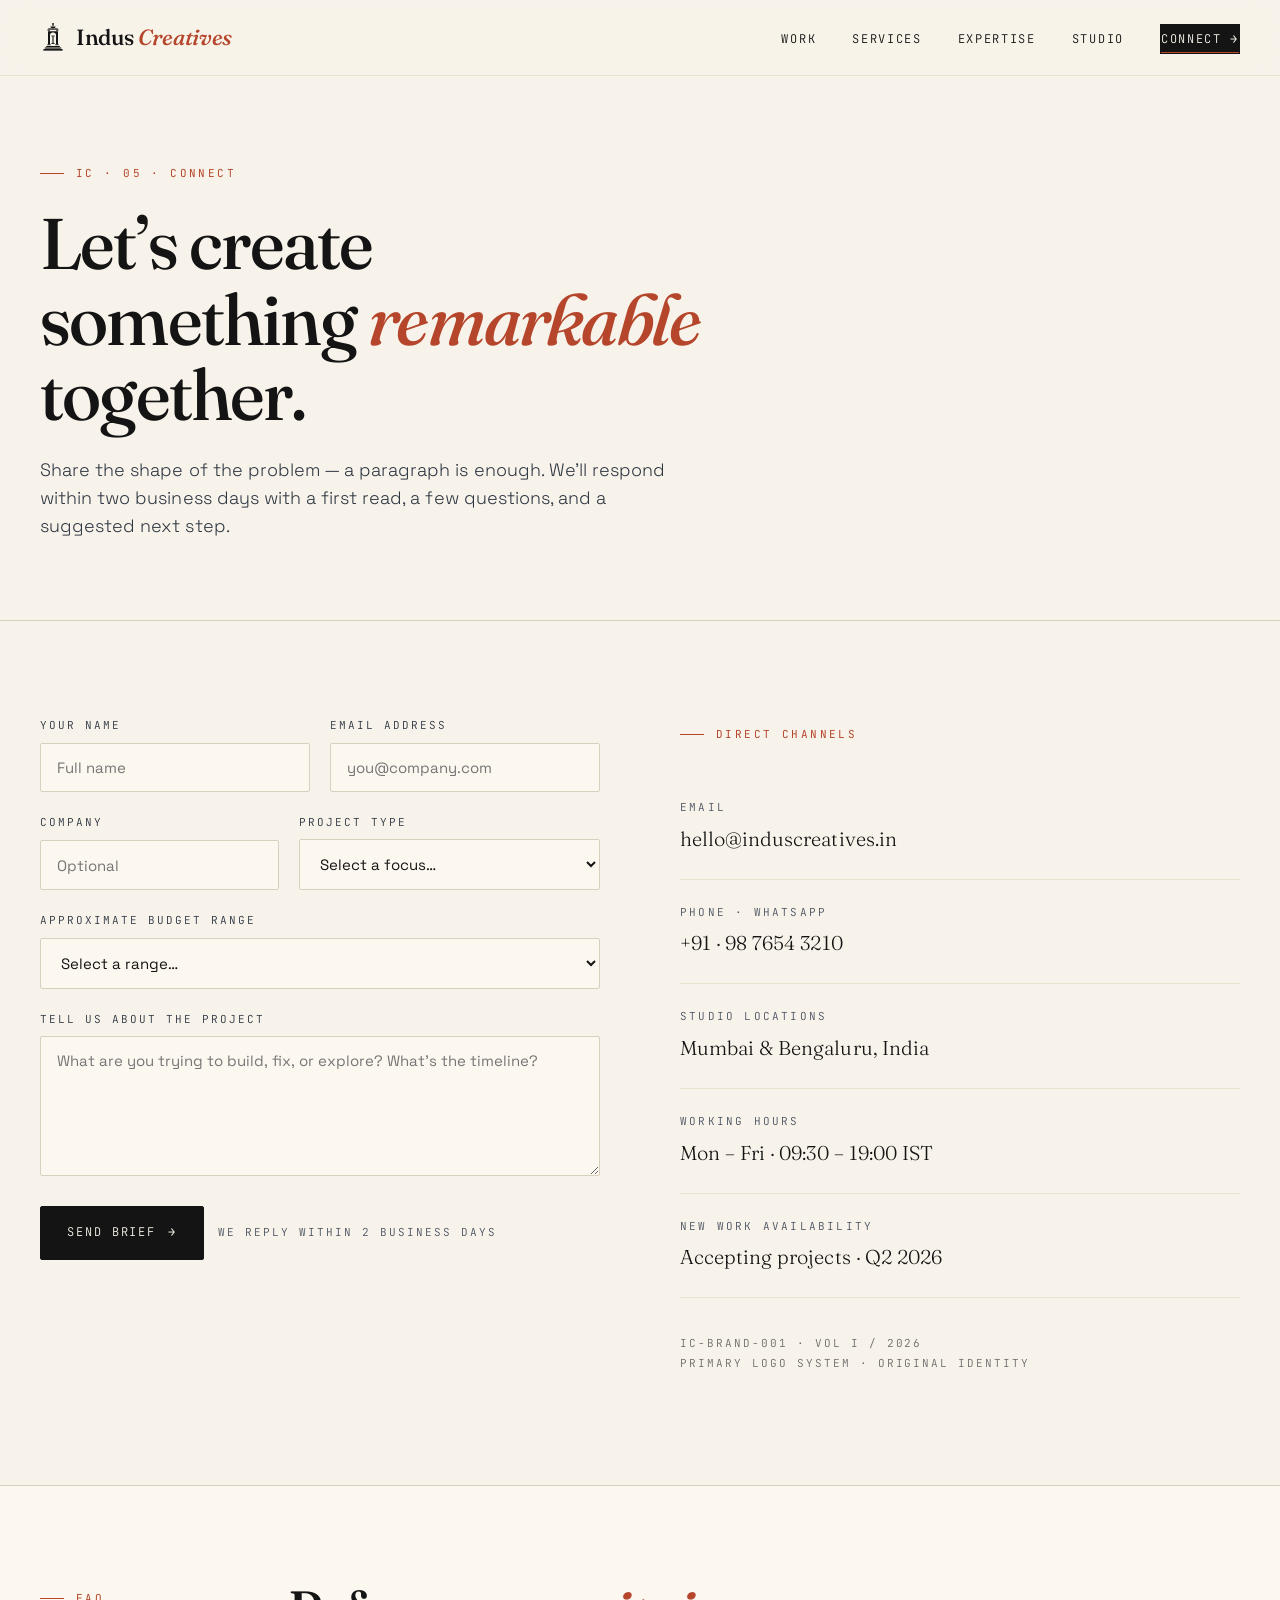
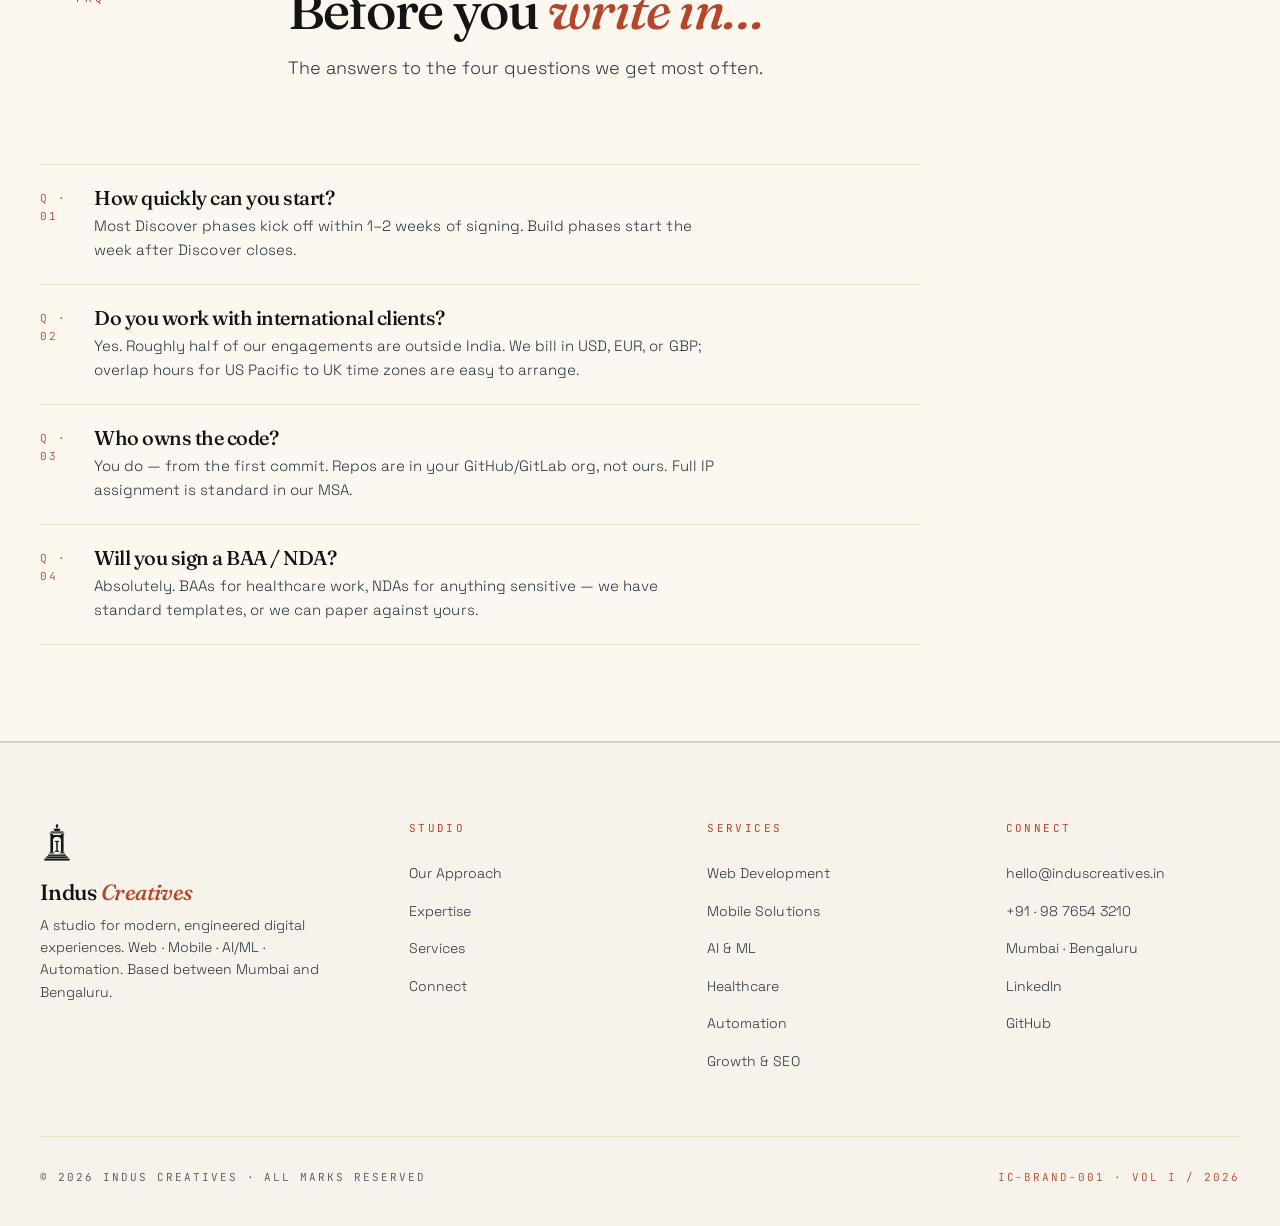
<file: Indus Creatives/contact.html>
<!DOCTYPE html>
<html lang="en">
<head>
  <meta charset="UTF-8" />
  <meta name="viewport" content="width=device-width, initial-scale=1.0" />
  <title>Connect — Indus Creatives</title>
  <meta name="description" content="Let's create something remarkable together. Send a project brief to Indus Creatives — we reply within two business days." />
  <link rel="icon" type="image/svg+xml" href="assets/favicon.svg" />
  <link rel="preconnect" href="https://fonts.googleapis.com" />
  <link rel="preconnect" href="https://fonts.gstatic.com" crossorigin />
  <link href="https://fonts.googleapis.com/css2?family=Fraunces:ital,opsz,wght@0,9..144,400;0,9..144,500;0,9..144,600;1,9..144,400;1,9..144,500&family=Space+Grotesk:wght@300;400;500&family=JetBrains+Mono:wght@400;500&display=swap" rel="stylesheet" />
  <link rel="stylesheet" href="assets/styles.css" />
</head>
<body>

  <header class="site-header">
    <nav class="nav" aria-label="Primary">
      <a class="brand" href="index.html" aria-label="Indus Creatives — Home">
        <svg class="brand-mark" viewBox="0 0 64 80" aria-hidden="true" fill="currentColor">
          <circle cx="32" cy="5" r="2.4"/><rect x="30.6" y="7.4" width="2.8" height="3"/>
          <path d="M 25 11 L 39 11 L 36.5 15 L 27.5 15 Z"/>
          <rect x="20" y="16" width="24" height="2.2"/><rect x="18" y="18.5" width="28" height="1.4"/>
          <rect x="18.5" y="20.8" width="6" height="1.8"/><rect x="39.5" y="20.8" width="6" height="1.8"/>
          <path d="M 19.5 23 L 19.5 56 L 24.5 56 L 24.5 31 C 27.2 24.8 36.8 24.8 39.5 31 L 39.5 56 L 44.5 56 L 44.5 23 Z"/>
          <rect x="17.5" y="56" width="9" height="2"/><rect x="37.5" y="56" width="9" height="2"/>
          <rect x="30.6" y="36" width="2.8" height="17"/><rect x="28" y="34" width="8" height="2.2"/>
          <rect x="28" y="52.8" width="8" height="2.2"/><rect x="15" y="60" width="34" height="2.6"/>
          <rect x="11.5" y="63.6" width="41" height="3"/><rect x="8" y="67.6" width="48" height="4"/>
        </svg>
        <span class="brand-word">Indus <em>Creatives</em></span>
      </a>
      <button class="nav-toggle" aria-label="Open menu" aria-expanded="false" aria-controls="nav-links">
        <svg viewBox="0 0 24 24" fill="none" stroke="currentColor" stroke-width="1.6"><path d="M4 7h16M4 12h16M4 17h16"/></svg>
      </button>
      <ul class="nav-links" id="nav-links">
        <li><a href="index.html">Work</a></li>
        <li><a href="services.html">Services</a></li>
        <li><a href="expertise.html">Expertise</a></li>
        <li><a href="about.html">Studio</a></li>
        <li><a href="contact.html" class="nav-cta active">Connect →</a></li>
      </ul>
    </nav>
  </header>

  <section class="page-hero">
    <div class="container reveal">
      <div class="eyebrow">IC · 05 · Connect</div>
      <h1>Let&rsquo;s create<br/>something <em>remarkable</em> together.</h1>
      <p class="lead">Share the shape of the problem — a paragraph is enough. We&rsquo;ll
        respond within two business days with a first read, a few questions, and a
        suggested next step.</p>
    </div>
  </section>

  <!-- FORM + DETAILS -->
  <section>
    <div class="container">
      <div class="contact-grid">
        <form id="contact-form" class="contact-form reveal" autocomplete="on">
          <div class="field-row">
            <div class="field">
              <label for="name">Your name</label>
              <input type="text" id="name" name="name" required placeholder="Full name" />
            </div>
            <div class="field">
              <label for="email">Email address</label>
              <input type="email" id="email" name="email" required placeholder="you@company.com" />
            </div>
          </div>

          <div class="field-row">
            <div class="field">
              <label for="company">Company</label>
              <input type="text" id="company" name="company" placeholder="Optional" />
            </div>
            <div class="field">
              <label for="project">Project Type</label>
              <select id="project" name="project">
                <option value="">Select a focus…</option>
                <option>Full-Stack Web Development</option>
                <option>Mobile Application (iOS / Android)</option>
                <option>AI / ML Implementation</option>
                <option>Healthcare / Telehealth</option>
                <option>Business Automation (CRM / ERP)</option>
                <option>Digital Marketing / SEO</option>
                <option>Advisory / Consultation</option>
                <option>Other</option>
              </select>
            </div>
          </div>

          <div class="field">
            <label for="budget">Approximate budget range</label>
            <select id="budget" name="budget">
              <option value="">Select a range…</option>
              <option>Under ₹5L</option>
              <option>₹5L – ₹15L</option>
              <option>₹15L – ₹50L</option>
              <option>₹50L+</option>
              <option>Prefer to discuss</option>
            </select>
          </div>

          <div class="field">
            <label for="message">Tell us about the project</label>
            <textarea id="message" name="message" placeholder="What are you trying to build, fix, or explore? What&rsquo;s the timeline?" required></textarea>
          </div>

          <div style="display:flex; gap:14px; flex-wrap:wrap; align-items:center; margin-top: 8px;">
            <button type="submit" class="btn btn-primary">
              Send Brief <span class="arrow">→</span>
            </button>
            <span class="meta" style="color: var(--slate-soft);">We reply within 2 business days</span>
          </div>
        </form>

        <aside class="contact-aside reveal">
          <div class="eyebrow" style="margin-bottom: 32px;">Direct channels</div>

          <div class="detail">
            <span class="k">Email</span>
            <a class="v" href="mailto:hello@induscreatives.in">hello@induscreatives.in</a>
          </div>
          <div class="detail">
            <span class="k">Phone · WhatsApp</span>
            <a class="v" href="tel:+919876543210">+91 · 98 7654 3210</a>
          </div>
          <div class="detail">
            <span class="k">Studio Locations</span>
            <span class="v">Mumbai &amp; Bengaluru, India</span>
          </div>
          <div class="detail">
            <span class="k">Working Hours</span>
            <span class="v">Mon – Fri · 09:30 – 19:00 IST</span>
          </div>
          <div class="detail">
            <span class="k">New Work Availability</span>
            <span class="v">Accepting projects · Q2 2026</span>
          </div>

          <p class="meta" style="margin-top: 36px; line-height: 1.8;">
            IC-BRAND-001 · Vol I / 2026<br/>
            Primary Logo System · Original Identity
          </p>
        </aside>
      </div>
    </div>
  </section>

  <!-- FAQ -->
  <section class="value">
    <div class="container">
      <div class="section-head reveal">
        <div class="eyebrow">FAQ</div>
        <div>
          <h2>Before you <em>write in…</em></h2>
          <p class="kicker">The answers to the four questions we get most often.</p>
        </div>
      </div>

      <ul class="pillar-list reveal" style="max-width: 880px;">
        <li>
          <span class="num">Q · 01</span>
          <div>
            <h4>How quickly can you start?</h4>
            <p>Most Discover phases kick off within 1–2 weeks of signing. Build phases start
              the week after Discover closes.</p>
          </div>
        </li>
        <li>
          <span class="num">Q · 02</span>
          <div>
            <h4>Do you work with international clients?</h4>
            <p>Yes. Roughly half of our engagements are outside India. We bill in USD, EUR,
              or GBP; overlap hours for US Pacific to UK time zones are easy to arrange.</p>
          </div>
        </li>
        <li>
          <span class="num">Q · 03</span>
          <div>
            <h4>Who owns the code?</h4>
            <p>You do — from the first commit. Repos are in your GitHub/GitLab org, not ours.
              Full IP assignment is standard in our MSA.</p>
          </div>
        </li>
        <li>
          <span class="num">Q · 04</span>
          <div>
            <h4>Will you sign a BAA / NDA?</h4>
            <p>Absolutely. BAAs for healthcare work, NDAs for anything sensitive — we have
              standard templates, or we can paper against yours.</p>
          </div>
        </li>
      </ul>
    </div>
  </section>

  <footer class="site-footer">
    <div class="container">
      <div class="footer-grid">
        <div class="footer-brand">
          <svg class="brand-mark" viewBox="0 0 64 80" aria-hidden="true" fill="currentColor">
            <circle cx="32" cy="5" r="2.4"/><rect x="30.6" y="7.4" width="2.8" height="3"/>
            <path d="M 25 11 L 39 11 L 36.5 15 L 27.5 15 Z"/>
            <rect x="20" y="16" width="24" height="2.2"/><rect x="18" y="18.5" width="28" height="1.4"/>
            <rect x="18.5" y="20.8" width="6" height="1.8"/><rect x="39.5" y="20.8" width="6" height="1.8"/>
            <path d="M 19.5 23 L 19.5 56 L 24.5 56 L 24.5 31 C 27.2 24.8 36.8 24.8 39.5 31 L 39.5 56 L 44.5 56 L 44.5 23 Z"/>
            <rect x="17.5" y="56" width="9" height="2"/><rect x="37.5" y="56" width="9" height="2"/>
            <rect x="30.6" y="36" width="2.8" height="17"/><rect x="28" y="34" width="8" height="2.2"/>
            <rect x="28" y="52.8" width="8" height="2.2"/><rect x="15" y="60" width="34" height="2.6"/>
            <rect x="11.5" y="63.6" width="41" height="3"/><rect x="8" y="67.6" width="48" height="4"/>
          </svg>
          <h4 style="font-family: var(--ff-display); font-size: 22px; margin: 0 0 10px;">Indus <em>Creatives</em></h4>
          <p>A studio for modern, engineered digital experiences. Web · Mobile · AI/ML ·
            Automation. Based between Mumbai and Bengaluru.</p>
        </div>
        <div class="footer-col">
          <h5>Studio</h5>
          <ul>
            <li><a href="about.html">Our Approach</a></li>
            <li><a href="expertise.html">Expertise</a></li>
            <li><a href="services.html">Services</a></li>
            <li><a href="contact.html">Connect</a></li>
          </ul>
        </div>
        <div class="footer-col">
          <h5>Services</h5>
          <ul>
            <li><a href="services.html#web">Web Development</a></li>
            <li><a href="services.html#mobile">Mobile Solutions</a></li>
            <li><a href="services.html#ai">AI &amp; ML</a></li>
            <li><a href="services.html#healthcare">Healthcare</a></li>
            <li><a href="services.html#automation">Automation</a></li>
            <li><a href="services.html#growth">Growth &amp; SEO</a></li>
          </ul>
        </div>
        <div class="footer-col">
          <h5>Connect</h5>
          <ul>
            <li><a href="mailto:hello@induscreatives.in">hello@induscreatives.in</a></li>
            <li><a href="tel:+919876543210">+91 · 98 7654 3210</a></li>
            <li><a href="#">Mumbai · Bengaluru</a></li>
            <li><a href="#">LinkedIn</a></li>
            <li><a href="#">GitHub</a></li>
          </ul>
        </div>
      </div>
      <div class="footer-bottom">
        <span>© 2026 Indus Creatives · All marks reserved</span>
        <span class="doc-id">IC-BRAND-001 · Vol I / 2026</span>
      </div>
    </div>
  </footer>

  <script src="assets/script.js" defer></script>
</body>
</html>
</file>
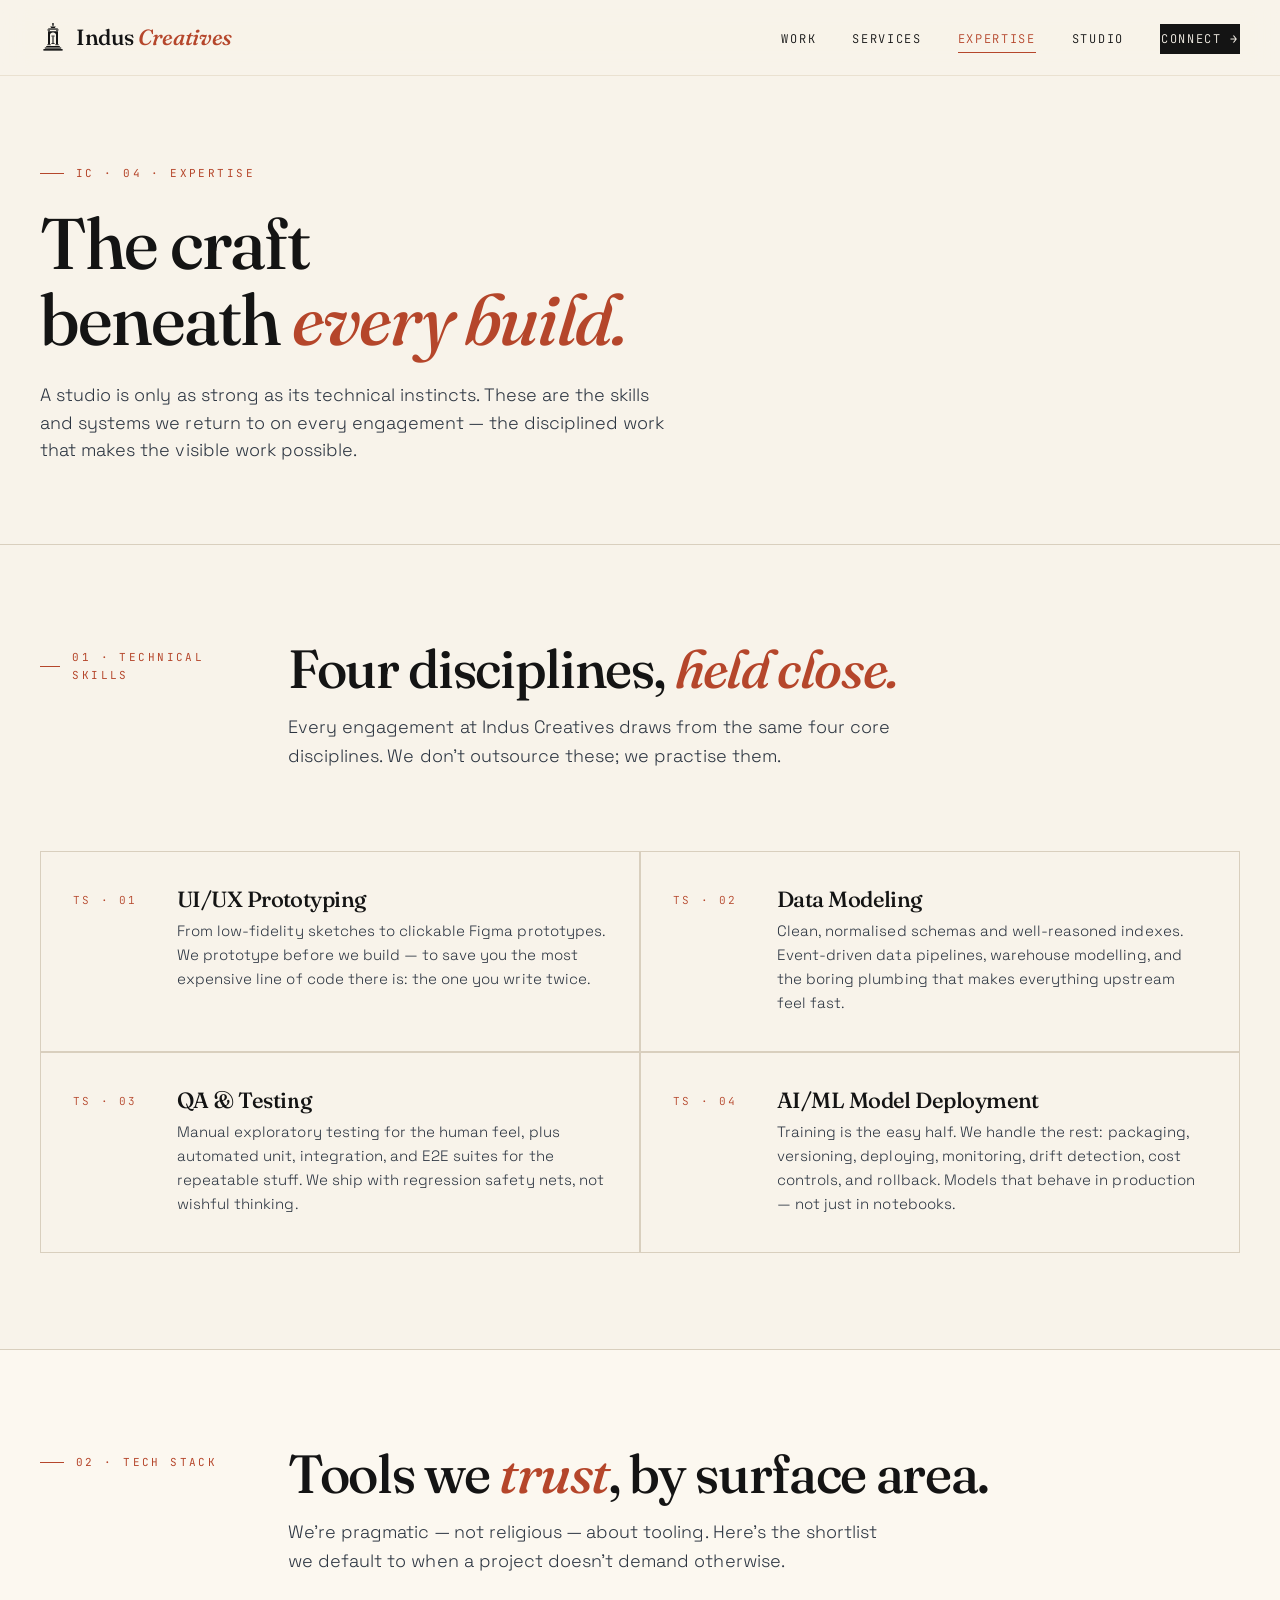
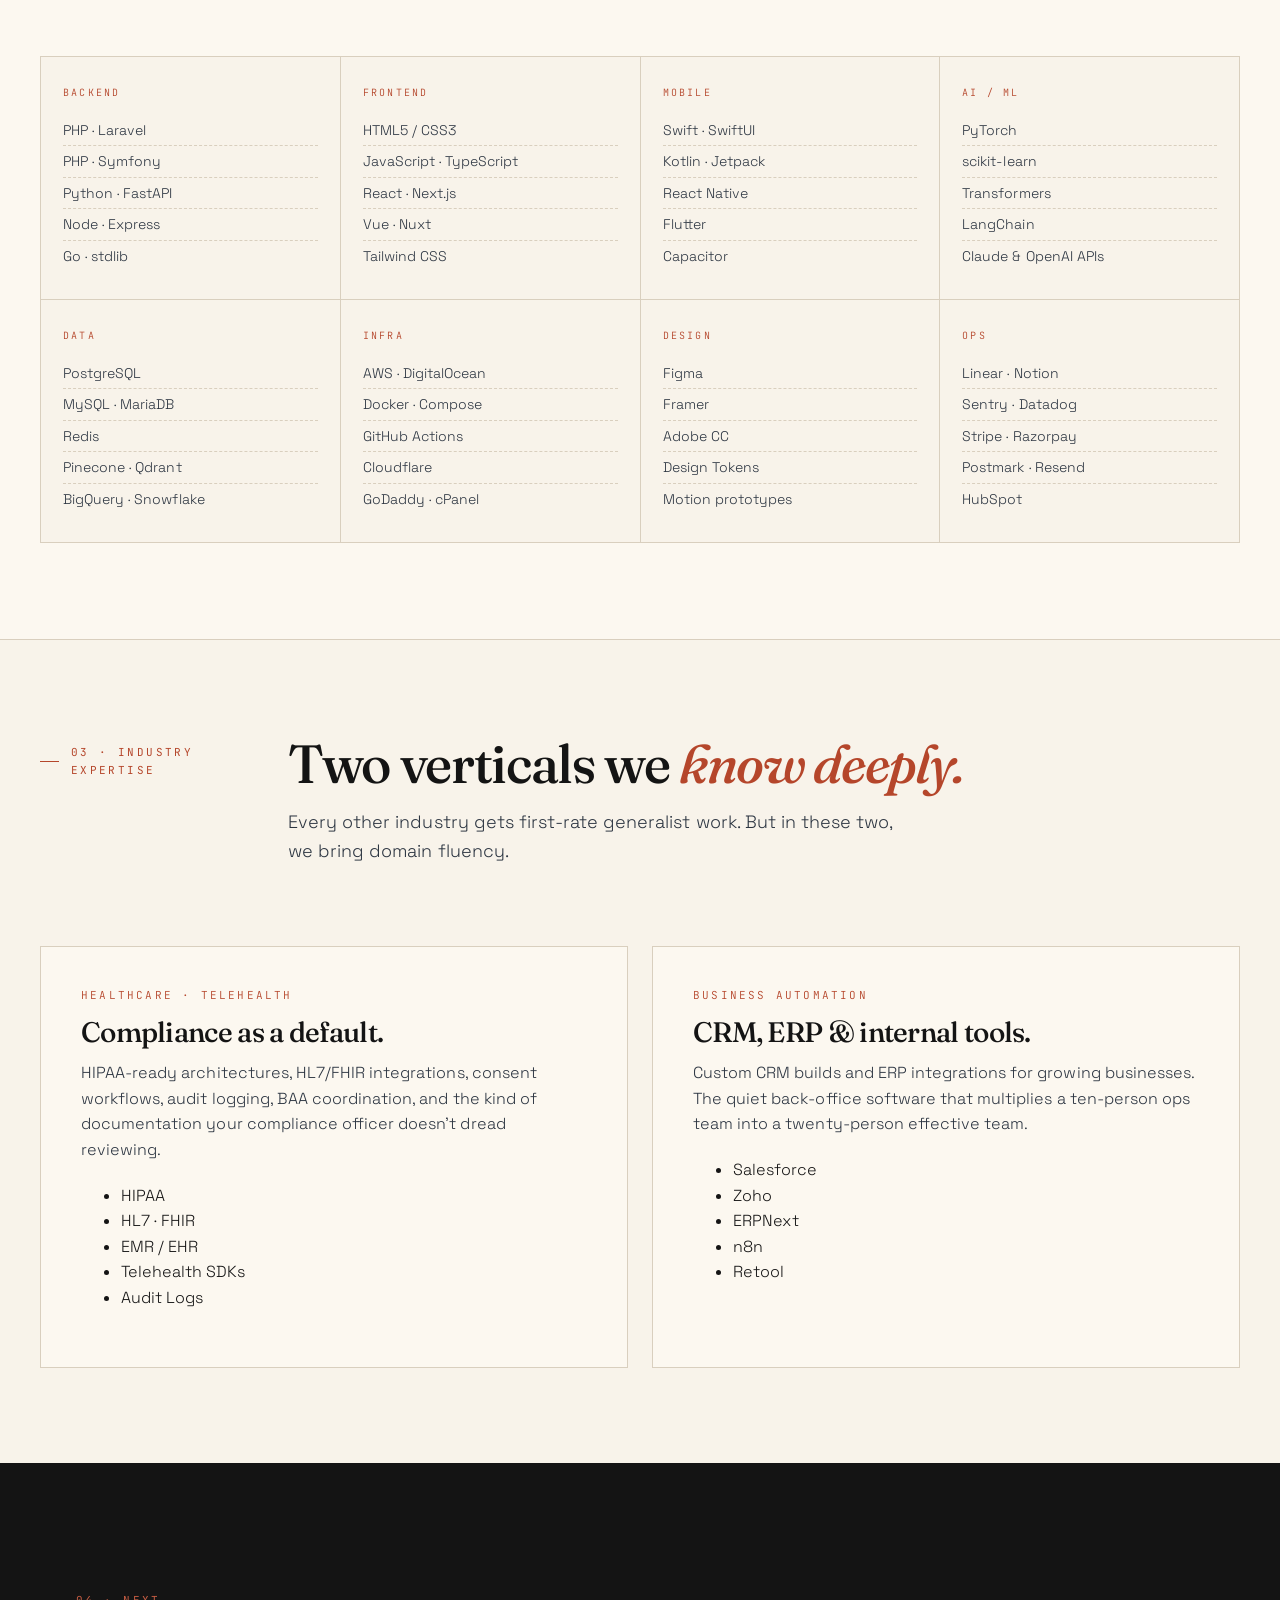
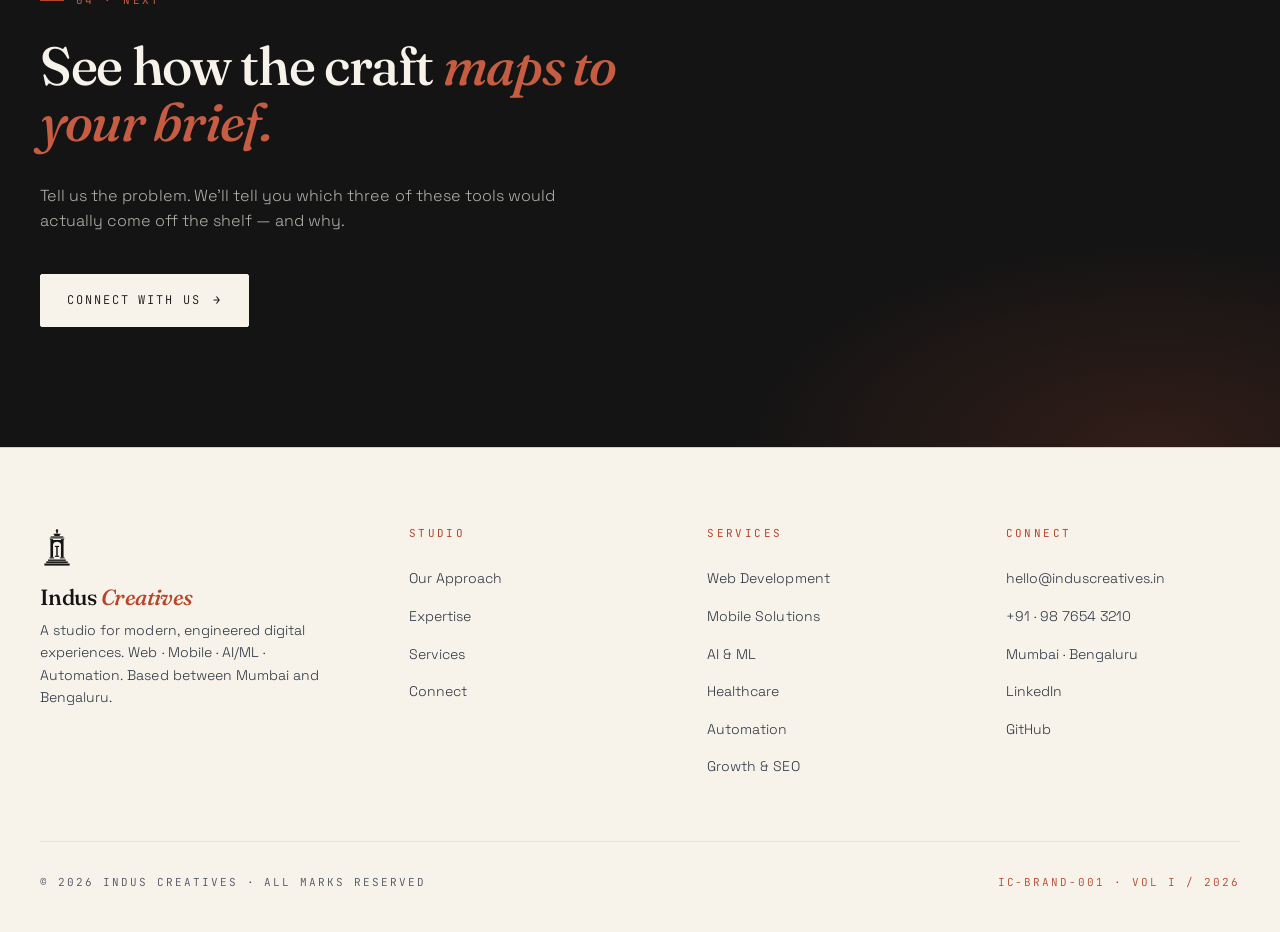
<file: Indus Creatives/expertise.html>
<!DOCTYPE html>
<html lang="en">
<head>
  <meta charset="UTF-8" />
  <meta name="viewport" content="width=device-width, initial-scale=1.0" />
  <title>Expertise — Indus Creatives</title>
  <meta name="description" content="Key technical skills — UI/UX Prototyping, Data Modeling, QA/Testing, AI/ML model deployment. Our full tech stack across web, mobile, AI, and operations." />
  <link rel="icon" type="image/svg+xml" href="assets/favicon.svg" />
  <link rel="preconnect" href="https://fonts.googleapis.com" />
  <link rel="preconnect" href="https://fonts.gstatic.com" crossorigin />
  <link href="https://fonts.googleapis.com/css2?family=Fraunces:ital,opsz,wght@0,9..144,400;0,9..144,500;0,9..144,600;1,9..144,400;1,9..144,500&family=Space+Grotesk:wght@300;400;500&family=JetBrains+Mono:wght@400;500&display=swap" rel="stylesheet" />
  <link rel="stylesheet" href="assets/styles.css" />
</head>
<body>

  <header class="site-header">
    <nav class="nav" aria-label="Primary">
      <a class="brand" href="index.html" aria-label="Indus Creatives — Home">
        <svg class="brand-mark" viewBox="0 0 64 80" aria-hidden="true" fill="currentColor">
          <circle cx="32" cy="5" r="2.4"/><rect x="30.6" y="7.4" width="2.8" height="3"/>
          <path d="M 25 11 L 39 11 L 36.5 15 L 27.5 15 Z"/>
          <rect x="20" y="16" width="24" height="2.2"/><rect x="18" y="18.5" width="28" height="1.4"/>
          <rect x="18.5" y="20.8" width="6" height="1.8"/><rect x="39.5" y="20.8" width="6" height="1.8"/>
          <path d="M 19.5 23 L 19.5 56 L 24.5 56 L 24.5 31 C 27.2 24.8 36.8 24.8 39.5 31 L 39.5 56 L 44.5 56 L 44.5 23 Z"/>
          <rect x="17.5" y="56" width="9" height="2"/><rect x="37.5" y="56" width="9" height="2"/>
          <rect x="30.6" y="36" width="2.8" height="17"/><rect x="28" y="34" width="8" height="2.2"/>
          <rect x="28" y="52.8" width="8" height="2.2"/><rect x="15" y="60" width="34" height="2.6"/>
          <rect x="11.5" y="63.6" width="41" height="3"/><rect x="8" y="67.6" width="48" height="4"/>
        </svg>
        <span class="brand-word">Indus <em>Creatives</em></span>
      </a>
      <button class="nav-toggle" aria-label="Open menu" aria-expanded="false" aria-controls="nav-links">
        <svg viewBox="0 0 24 24" fill="none" stroke="currentColor" stroke-width="1.6"><path d="M4 7h16M4 12h16M4 17h16"/></svg>
      </button>
      <ul class="nav-links" id="nav-links">
        <li><a href="index.html">Work</a></li>
        <li><a href="services.html">Services</a></li>
        <li><a href="expertise.html" class="active">Expertise</a></li>
        <li><a href="about.html">Studio</a></li>
        <li><a href="contact.html" class="nav-cta">Connect →</a></li>
      </ul>
    </nav>
  </header>

  <section class="page-hero">
    <div class="container reveal">
      <div class="eyebrow">IC · 04 · Expertise</div>
      <h1>The craft <br/>beneath <em>every build.</em></h1>
      <p class="lead">A studio is only as strong as its technical instincts. These are the
        skills and systems we return to on every engagement — the disciplined work
        that makes the visible work possible.</p>
    </div>
  </section>

  <!-- KEY SKILLS -->
  <section>
    <div class="container">
      <div class="section-head reveal">
        <div class="eyebrow">01 · Technical Skills</div>
        <div>
          <h2>Four disciplines, <em>held close.</em></h2>
          <p class="kicker">Every engagement at Indus Creatives draws from the same four
            core disciplines. We don&rsquo;t outsource these; we practise them.</p>
        </div>
      </div>

      <div class="skills reveal">
        <div class="skill">
          <div class="code">TS · 01</div>
          <div>
            <h4>UI/UX Prototyping</h4>
            <p>From low-fidelity sketches to clickable Figma prototypes. We prototype
              before we build — to save you the most expensive line of code there is:
              the one you write twice.</p>
          </div>
        </div>
        <div class="skill">
          <div class="code">TS · 02</div>
          <div>
            <h4>Data Modeling</h4>
            <p>Clean, normalised schemas and well-reasoned indexes. Event-driven data
              pipelines, warehouse modelling, and the boring plumbing that makes
              everything upstream feel fast.</p>
          </div>
        </div>
        <div class="skill">
          <div class="code">TS · 03</div>
          <div>
            <h4>QA &amp; Testing</h4>
            <p>Manual exploratory testing for the human feel, plus automated unit,
              integration, and E2E suites for the repeatable stuff. We ship with
              regression safety nets, not wishful thinking.</p>
          </div>
        </div>
        <div class="skill">
          <div class="code">TS · 04</div>
          <div>
            <h4>AI/ML Model Deployment</h4>
            <p>Training is the easy half. We handle the rest: packaging, versioning,
              deploying, monitoring, drift detection, cost controls, and rollback.
              Models that behave in production — not just in notebooks.</p>
          </div>
        </div>
      </div>
    </div>
  </section>

  <!-- TECH MATRIX -->
  <section class="value">
    <div class="container">
      <div class="section-head reveal">
        <div class="eyebrow">02 · Tech Stack</div>
        <div>
          <h2>Tools we <em>trust</em>, by surface area.</h2>
          <p class="kicker">We&rsquo;re pragmatic — not religious — about tooling. Here&rsquo;s the shortlist
            we default to when a project doesn&rsquo;t demand otherwise.</p>
        </div>
      </div>

      <div class="tech-matrix reveal">
        <div class="tech-cell">
          <div class="label">Backend</div>
          <ul>
            <li>PHP · Laravel</li>
            <li>PHP · Symfony</li>
            <li>Python · FastAPI</li>
            <li>Node · Express</li>
            <li>Go · stdlib</li>
          </ul>
        </div>
        <div class="tech-cell">
          <div class="label">Frontend</div>
          <ul>
            <li>HTML5 / CSS3</li>
            <li>JavaScript · TypeScript</li>
            <li>React · Next.js</li>
            <li>Vue · Nuxt</li>
            <li>Tailwind CSS</li>
          </ul>
        </div>
        <div class="tech-cell">
          <div class="label">Mobile</div>
          <ul>
            <li>Swift · SwiftUI</li>
            <li>Kotlin · Jetpack</li>
            <li>React Native</li>
            <li>Flutter</li>
            <li>Capacitor</li>
          </ul>
        </div>
        <div class="tech-cell">
          <div class="label">AI / ML</div>
          <ul>
            <li>PyTorch</li>
            <li>scikit-learn</li>
            <li>Transformers</li>
            <li>LangChain</li>
            <li>Claude &amp; OpenAI APIs</li>
          </ul>
        </div>
        <div class="tech-cell">
          <div class="label">Data</div>
          <ul>
            <li>PostgreSQL</li>
            <li>MySQL · MariaDB</li>
            <li>Redis</li>
            <li>Pinecone · Qdrant</li>
            <li>BigQuery · Snowflake</li>
          </ul>
        </div>
        <div class="tech-cell">
          <div class="label">Infra</div>
          <ul>
            <li>AWS · DigitalOcean</li>
            <li>Docker · Compose</li>
            <li>GitHub Actions</li>
            <li>Cloudflare</li>
            <li>GoDaddy · cPanel</li>
          </ul>
        </div>
        <div class="tech-cell">
          <div class="label">Design</div>
          <ul>
            <li>Figma</li>
            <li>Framer</li>
            <li>Adobe CC</li>
            <li>Design Tokens</li>
            <li>Motion prototypes</li>
          </ul>
        </div>
        <div class="tech-cell">
          <div class="label">Ops</div>
          <ul>
            <li>Linear · Notion</li>
            <li>Sentry · Datadog</li>
            <li>Stripe · Razorpay</li>
            <li>Postmark · Resend</li>
            <li>HubSpot</li>
          </ul>
        </div>
      </div>
    </div>
  </section>

  <!-- INDUSTRY EXPERTISE -->
  <section>
    <div class="container">
      <div class="section-head reveal">
        <div class="eyebrow">03 · Industry Expertise</div>
        <div>
          <h2>Two verticals we <em>know deeply.</em></h2>
          <p class="kicker">Every other industry gets first-rate generalist work. But in these
            two, we bring domain fluency.</p>
        </div>
      </div>

      <div class="industries reveal">
        <article class="industry-card">
          <div class="tag">Healthcare · Telehealth</div>
          <h3>Compliance as a default.</h3>
          <p>HIPAA-ready architectures, HL7/FHIR integrations, consent workflows, audit
            logging, BAA coordination, and the kind of documentation your compliance
            officer doesn&rsquo;t dread reviewing.</p>
          <ul class="stack-list" style="margin-top:20px;">
            <li>HIPAA</li><li>HL7 · FHIR</li><li>EMR / EHR</li><li>Telehealth SDKs</li><li>Audit Logs</li>
          </ul>
        </article>
        <article class="industry-card">
          <div class="tag">Business Automation</div>
          <h3>CRM, ERP &amp; internal tools.</h3>
          <p>Custom CRM builds and ERP integrations for growing businesses. The quiet
            back-office software that multiplies a ten-person ops team into a
            twenty-person effective team.</p>
          <ul class="stack-list" style="margin-top:20px;">
            <li>Salesforce</li><li>Zoho</li><li>ERPNext</li><li>n8n</li><li>Retool</li>
          </ul>
        </article>
      </div>
    </div>
  </section>

  <!-- CTA -->
  <section class="cta-banner">
    <div class="container">
      <div class="eyebrow" style="color: var(--terracotta-soft); margin-bottom: 28px;">04 · Next</div>
      <h2>See how the craft <em>maps to your brief.</em></h2>
      <p>Tell us the problem. We&rsquo;ll tell you which three of these tools
        would actually come off the shelf — and why.</p>
      <a class="btn btn-primary" href="contact.html">Connect with Us <span class="arrow">→</span></a>
    </div>
  </section>

  <footer class="site-footer">
    <div class="container">
      <div class="footer-grid">
        <div class="footer-brand">
          <svg class="brand-mark" viewBox="0 0 64 80" aria-hidden="true" fill="currentColor">
            <circle cx="32" cy="5" r="2.4"/><rect x="30.6" y="7.4" width="2.8" height="3"/>
            <path d="M 25 11 L 39 11 L 36.5 15 L 27.5 15 Z"/>
            <rect x="20" y="16" width="24" height="2.2"/><rect x="18" y="18.5" width="28" height="1.4"/>
            <rect x="18.5" y="20.8" width="6" height="1.8"/><rect x="39.5" y="20.8" width="6" height="1.8"/>
            <path d="M 19.5 23 L 19.5 56 L 24.5 56 L 24.5 31 C 27.2 24.8 36.8 24.8 39.5 31 L 39.5 56 L 44.5 56 L 44.5 23 Z"/>
            <rect x="17.5" y="56" width="9" height="2"/><rect x="37.5" y="56" width="9" height="2"/>
            <rect x="30.6" y="36" width="2.8" height="17"/><rect x="28" y="34" width="8" height="2.2"/>
            <rect x="28" y="52.8" width="8" height="2.2"/><rect x="15" y="60" width="34" height="2.6"/>
            <rect x="11.5" y="63.6" width="41" height="3"/><rect x="8" y="67.6" width="48" height="4"/>
          </svg>
          <h4 style="font-family: var(--ff-display); font-size: 22px; margin: 0 0 10px;">Indus <em>Creatives</em></h4>
          <p>A studio for modern, engineered digital experiences. Web · Mobile · AI/ML ·
            Automation. Based between Mumbai and Bengaluru.</p>
        </div>
        <div class="footer-col">
          <h5>Studio</h5>
          <ul>
            <li><a href="about.html">Our Approach</a></li>
            <li><a href="expertise.html">Expertise</a></li>
            <li><a href="services.html">Services</a></li>
            <li><a href="contact.html">Connect</a></li>
          </ul>
        </div>
        <div class="footer-col">
          <h5>Services</h5>
          <ul>
            <li><a href="services.html#web">Web Development</a></li>
            <li><a href="services.html#mobile">Mobile Solutions</a></li>
            <li><a href="services.html#ai">AI &amp; ML</a></li>
            <li><a href="services.html#healthcare">Healthcare</a></li>
            <li><a href="services.html#automation">Automation</a></li>
            <li><a href="services.html#growth">Growth &amp; SEO</a></li>
          </ul>
        </div>
        <div class="footer-col">
          <h5>Connect</h5>
          <ul>
            <li><a href="mailto:hello@induscreatives.in">hello@induscreatives.in</a></li>
            <li><a href="tel:+919876543210">+91 · 98 7654 3210</a></li>
            <li><a href="#">Mumbai · Bengaluru</a></li>
            <li><a href="#">LinkedIn</a></li>
            <li><a href="#">GitHub</a></li>
          </ul>
        </div>
      </div>
      <div class="footer-bottom">
        <span>© 2026 Indus Creatives · All marks reserved</span>
        <span class="doc-id">IC-BRAND-001 · Vol I / 2026</span>
      </div>
    </div>
  </footer>

  <script src="assets/script.js" defer></script>
</body>
</html>
</file>
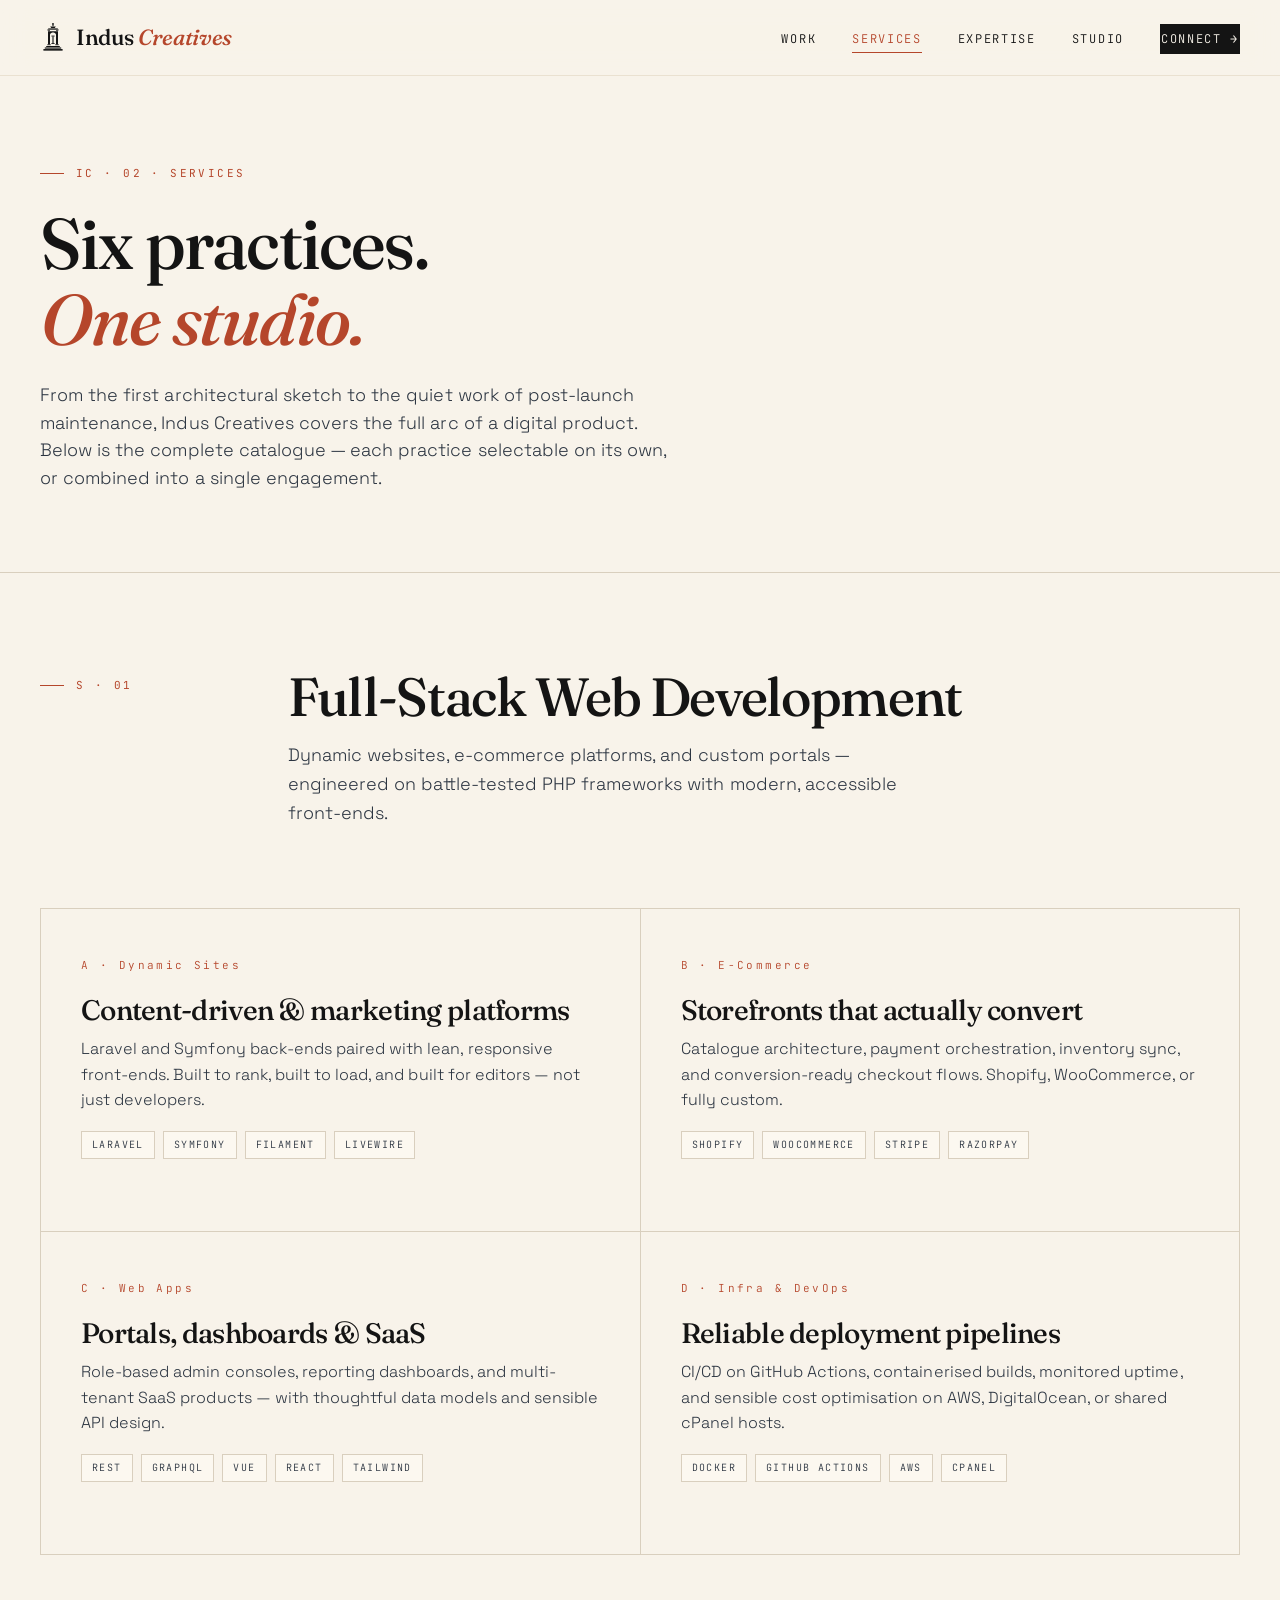
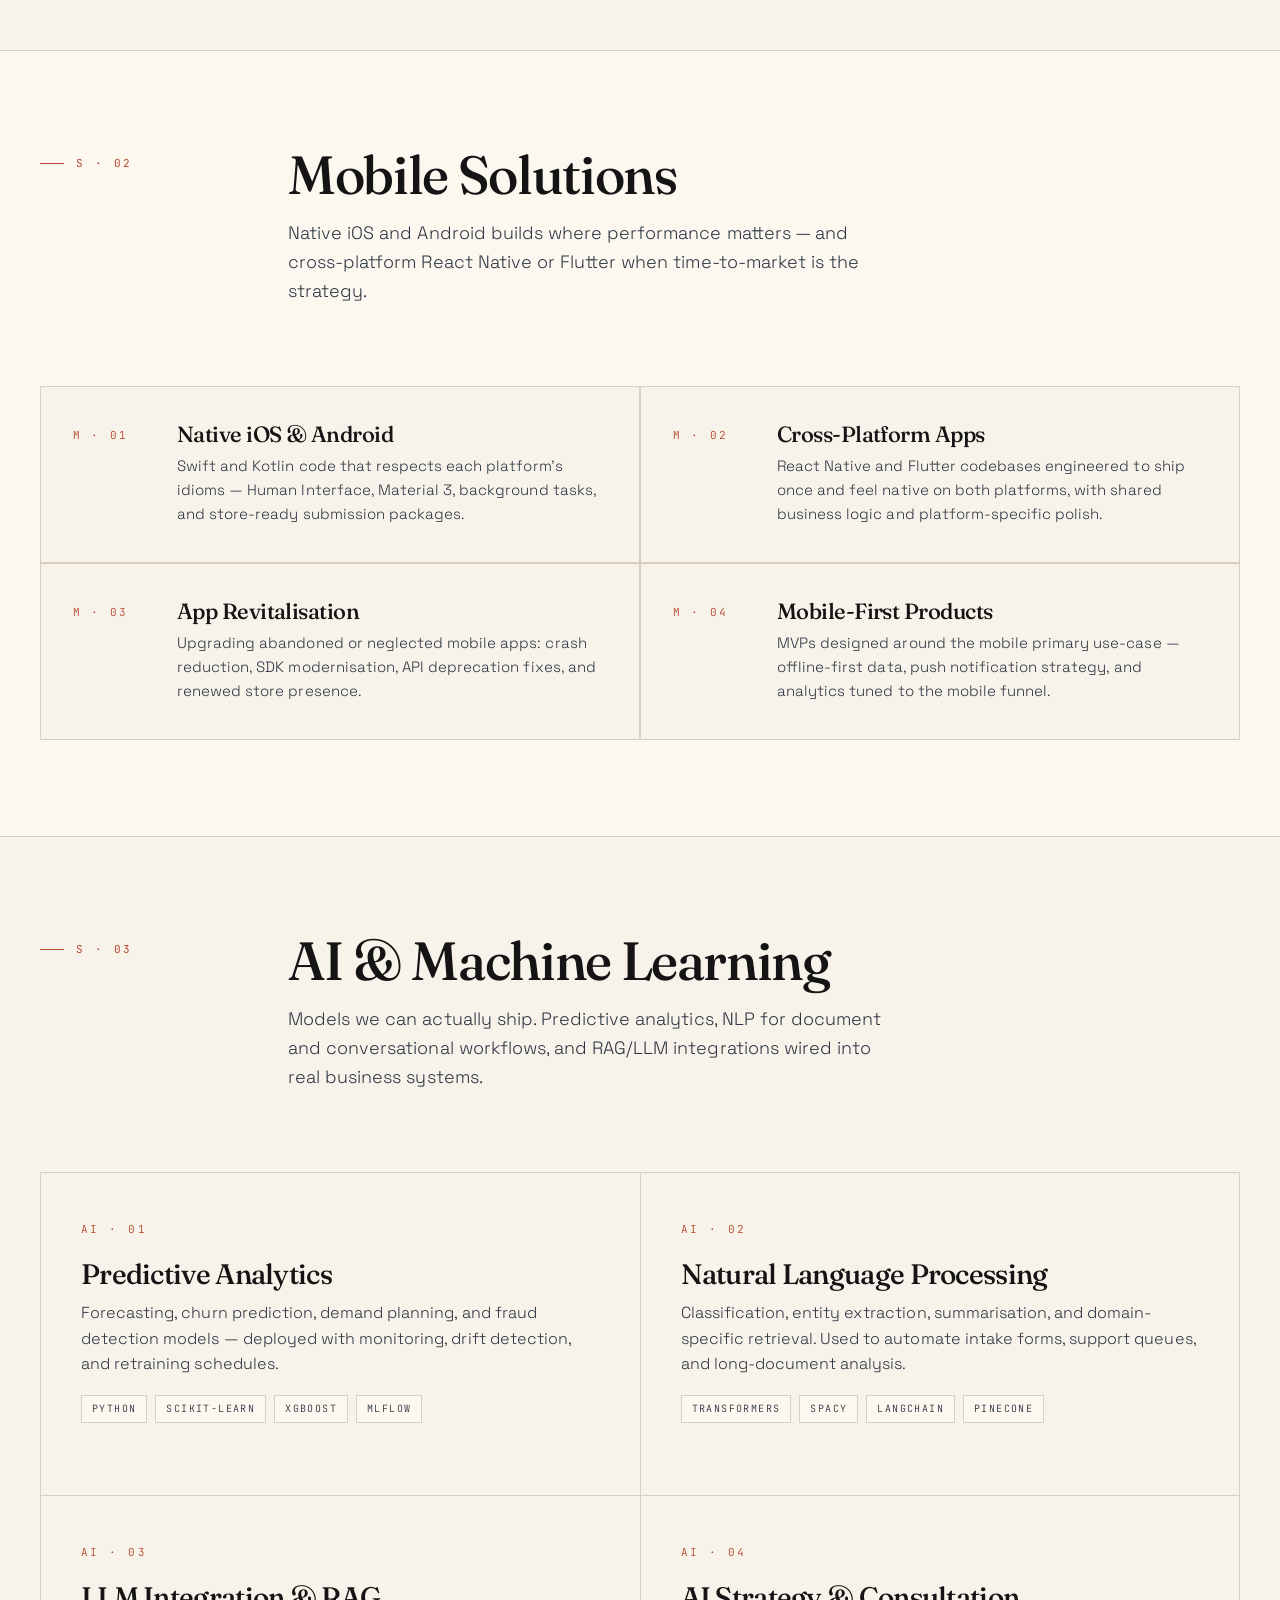
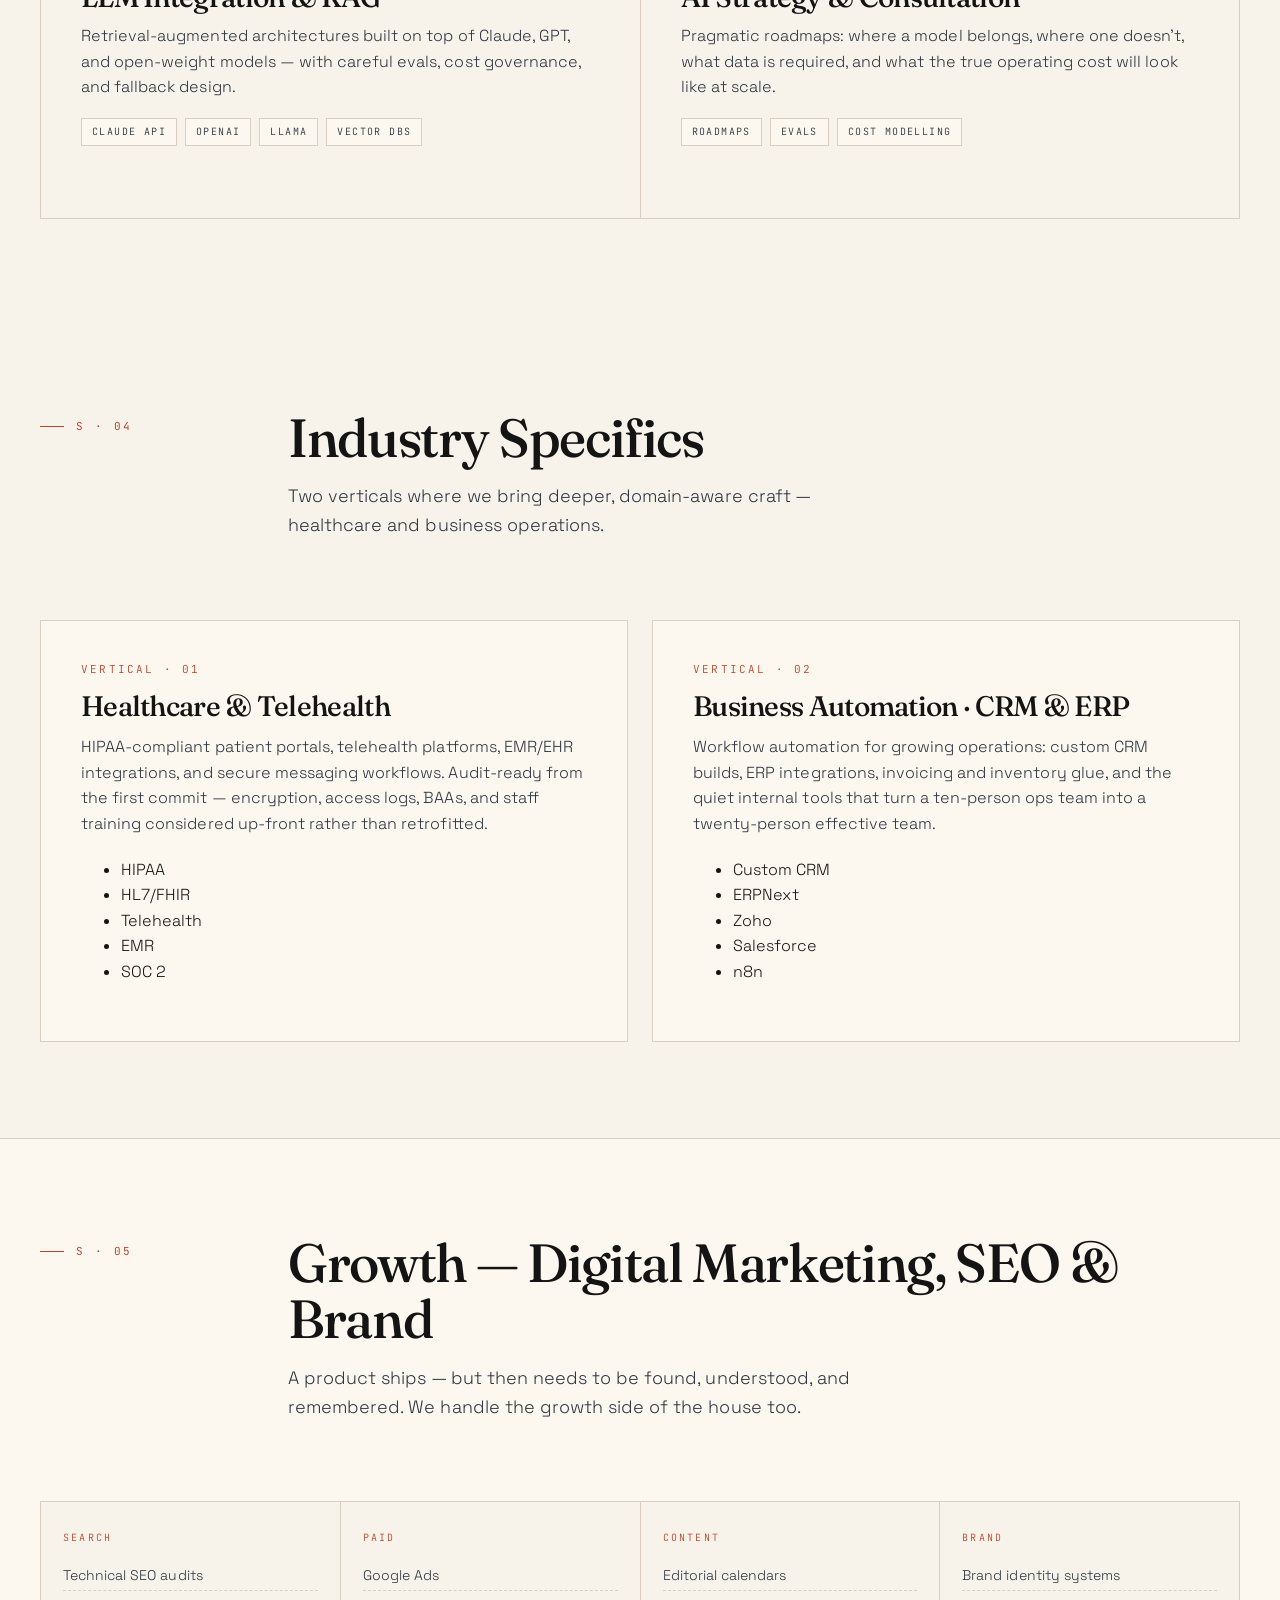
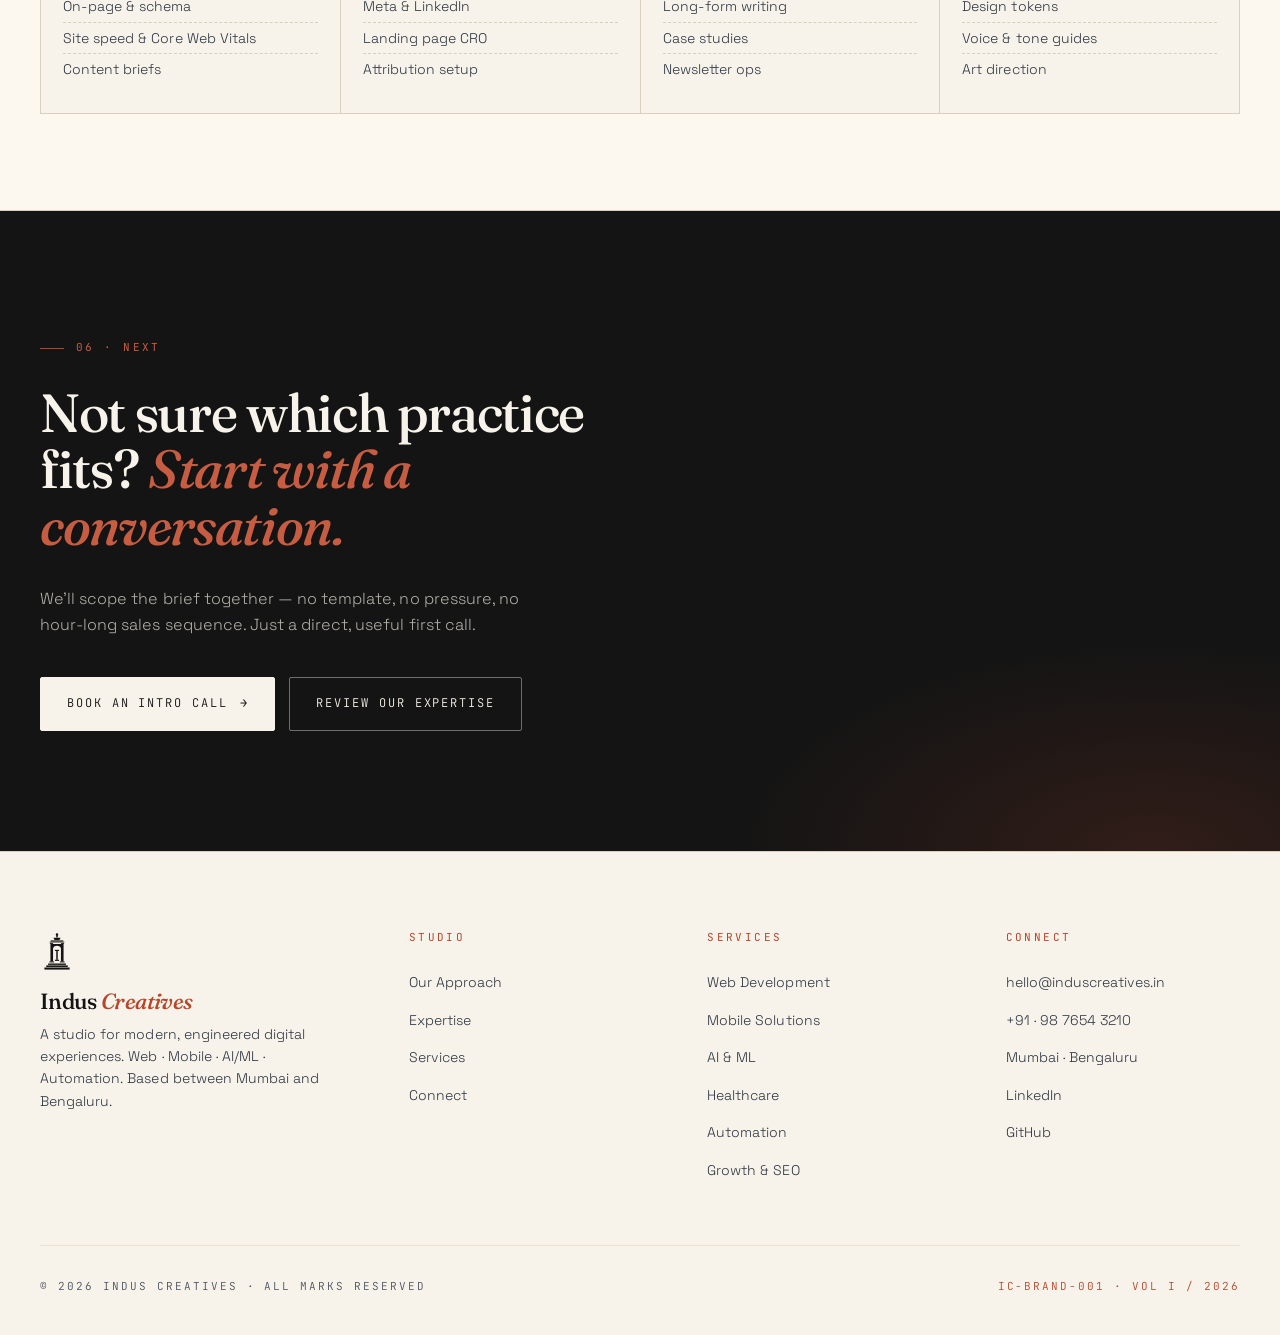
<file: Indus Creatives/services.html>
<!DOCTYPE html>
<html lang="en">
<head>
  <meta charset="UTF-8" />
  <meta name="viewport" content="width=device-width, initial-scale=1.0" />
  <title>Services — Indus Creatives</title>
  <meta name="description" content="Full-Stack Web Development, Mobile Solutions, AI & Machine Learning, HIPAA-compliant Healthcare software, Business Automation (CRM/ERP), and Growth services." />
  <link rel="icon" type="image/svg+xml" href="assets/favicon.svg" />
  <link rel="preconnect" href="https://fonts.googleapis.com" />
  <link rel="preconnect" href="https://fonts.gstatic.com" crossorigin />
  <link href="https://fonts.googleapis.com/css2?family=Fraunces:ital,opsz,wght@0,9..144,400;0,9..144,500;0,9..144,600;1,9..144,400;1,9..144,500&family=Space+Grotesk:wght@300;400;500&family=JetBrains+Mono:wght@400;500&display=swap" rel="stylesheet" />
  <link rel="stylesheet" href="assets/styles.css" />
</head>
<body>

  <header class="site-header">
    <nav class="nav" aria-label="Primary">
      <a class="brand" href="index.html" aria-label="Indus Creatives — Home">
        <svg class="brand-mark" viewBox="0 0 64 80" aria-hidden="true" fill="currentColor">
          <circle cx="32" cy="5" r="2.4"/><rect x="30.6" y="7.4" width="2.8" height="3"/>
          <path d="M 25 11 L 39 11 L 36.5 15 L 27.5 15 Z"/>
          <rect x="20" y="16" width="24" height="2.2"/><rect x="18" y="18.5" width="28" height="1.4"/>
          <rect x="18.5" y="20.8" width="6" height="1.8"/><rect x="39.5" y="20.8" width="6" height="1.8"/>
          <path d="M 19.5 23 L 19.5 56 L 24.5 56 L 24.5 31 C 27.2 24.8 36.8 24.8 39.5 31 L 39.5 56 L 44.5 56 L 44.5 23 Z"/>
          <rect x="17.5" y="56" width="9" height="2"/><rect x="37.5" y="56" width="9" height="2"/>
          <rect x="30.6" y="36" width="2.8" height="17"/><rect x="28" y="34" width="8" height="2.2"/>
          <rect x="28" y="52.8" width="8" height="2.2"/><rect x="15" y="60" width="34" height="2.6"/>
          <rect x="11.5" y="63.6" width="41" height="3"/><rect x="8" y="67.6" width="48" height="4"/>
        </svg>
        <span class="brand-word">Indus <em>Creatives</em></span>
      </a>
      <button class="nav-toggle" aria-label="Open menu" aria-expanded="false" aria-controls="nav-links">
        <svg viewBox="0 0 24 24" fill="none" stroke="currentColor" stroke-width="1.6"><path d="M4 7h16M4 12h16M4 17h16"/></svg>
      </button>
      <ul class="nav-links" id="nav-links">
        <li><a href="index.html">Work</a></li>
        <li><a href="services.html" class="active">Services</a></li>
        <li><a href="expertise.html">Expertise</a></li>
        <li><a href="about.html">Studio</a></li>
        <li><a href="contact.html" class="nav-cta">Connect →</a></li>
      </ul>
    </nav>
  </header>

  <!-- PAGE HERO -->
  <section class="page-hero">
    <div class="container reveal">
      <div class="eyebrow">IC · 02 · Services</div>
      <h1>Six practices.<br/><em>One studio.</em></h1>
      <p class="lead">From the first architectural sketch to the quiet work of post-launch maintenance,
        Indus Creatives covers the full arc of a digital product. Below is the complete catalogue —
        each practice selectable on its own, or combined into a single engagement.</p>
    </div>
  </section>

  <!-- ============ 01 · WEB ============ -->
  <section id="web">
    <div class="container">
      <div class="section-head reveal">
        <div class="eyebrow">S · 01</div>
        <div>
          <h2>Full-Stack Web Development</h2>
          <p class="kicker">Dynamic websites, e-commerce platforms, and custom portals —
            engineered on battle-tested PHP frameworks with modern, accessible front-ends.</p>
        </div>
      </div>

      <div class="services reveal" style="border-top-color: var(--sandstone-deep);">
        <article class="service">
          <div class="service-num">A · Dynamic Sites</div>
          <h3>Content-driven &amp; marketing platforms</h3>
          <p>Laravel and Symfony back-ends paired with lean, responsive front-ends. Built to rank,
            built to load, and built for editors — not just developers.</p>
          <ul class="stack-list"><li>Laravel</li><li>Symfony</li><li>Filament</li><li>Livewire</li></ul>
        </article>
        <article class="service">
          <div class="service-num">B · E-Commerce</div>
          <h3>Storefronts that actually convert</h3>
          <p>Catalogue architecture, payment orchestration, inventory sync, and
            conversion-ready checkout flows. Shopify, WooCommerce, or fully custom.</p>
          <ul class="stack-list"><li>Shopify</li><li>WooCommerce</li><li>Stripe</li><li>Razorpay</li></ul>
        </article>
        <article class="service">
          <div class="service-num">C · Web Apps</div>
          <h3>Portals, dashboards &amp; SaaS</h3>
          <p>Role-based admin consoles, reporting dashboards, and multi-tenant SaaS products —
            with thoughtful data models and sensible API design.</p>
          <ul class="stack-list"><li>REST</li><li>GraphQL</li><li>Vue</li><li>React</li><li>Tailwind</li></ul>
        </article>
        <article class="service">
          <div class="service-num">D · Infra &amp; DevOps</div>
          <h3>Reliable deployment pipelines</h3>
          <p>CI/CD on GitHub Actions, containerised builds, monitored uptime, and
            sensible cost optimisation on AWS, DigitalOcean, or shared cPanel hosts.</p>
          <ul class="stack-list"><li>Docker</li><li>GitHub Actions</li><li>AWS</li><li>cPanel</li></ul>
        </article>
      </div>
    </div>
  </section>

  <!-- ============ 02 · MOBILE ============ -->
  <section id="mobile" class="value">
    <div class="container">
      <div class="section-head reveal">
        <div class="eyebrow">S · 02</div>
        <div>
          <h2>Mobile Solutions</h2>
          <p class="kicker">Native iOS and Android builds where performance matters — and
            cross-platform React Native or Flutter when time-to-market is the strategy.</p>
        </div>
      </div>

      <div class="skills reveal">
        <div class="skill">
          <div class="code">M · 01</div>
          <div>
            <h4>Native iOS &amp; Android</h4>
            <p>Swift and Kotlin code that respects each platform&rsquo;s idioms — Human Interface,
              Material 3, background tasks, and store-ready submission packages.</p>
          </div>
        </div>
        <div class="skill">
          <div class="code">M · 02</div>
          <div>
            <h4>Cross-Platform Apps</h4>
            <p>React Native and Flutter codebases engineered to ship once and feel native on
              both platforms, with shared business logic and platform-specific polish.</p>
          </div>
        </div>
        <div class="skill">
          <div class="code">M · 03</div>
          <div>
            <h4>App Revitalisation</h4>
            <p>Upgrading abandoned or neglected mobile apps: crash reduction, SDK modernisation,
              API deprecation fixes, and renewed store presence.</p>
          </div>
        </div>
        <div class="skill">
          <div class="code">M · 04</div>
          <div>
            <h4>Mobile-First Products</h4>
            <p>MVPs designed around the mobile primary use-case — offline-first data, push
              notification strategy, and analytics tuned to the mobile funnel.</p>
          </div>
        </div>
      </div>
    </div>
  </section>

  <!-- ============ 03 · AI/ML ============ -->
  <section id="ai">
    <div class="container">
      <div class="section-head reveal">
        <div class="eyebrow">S · 03</div>
        <div>
          <h2>AI &amp; Machine Learning</h2>
          <p class="kicker">Models we can actually ship. Predictive analytics, NLP for document
            and conversational workflows, and RAG/LLM integrations wired into real business systems.</p>
        </div>
      </div>

      <div class="services reveal" style="border-top-color: var(--sandstone-deep);">
        <article class="service">
          <div class="service-num">AI · 01</div>
          <h3>Predictive Analytics</h3>
          <p>Forecasting, churn prediction, demand planning, and fraud detection models —
            deployed with monitoring, drift detection, and retraining schedules.</p>
          <ul class="stack-list"><li>Python</li><li>scikit-learn</li><li>XGBoost</li><li>MLflow</li></ul>
        </article>
        <article class="service">
          <div class="service-num">AI · 02</div>
          <h3>Natural Language Processing</h3>
          <p>Classification, entity extraction, summarisation, and domain-specific retrieval.
            Used to automate intake forms, support queues, and long-document analysis.</p>
          <ul class="stack-list"><li>Transformers</li><li>spaCy</li><li>LangChain</li><li>Pinecone</li></ul>
        </article>
        <article class="service">
          <div class="service-num">AI · 03</div>
          <h3>LLM Integration &amp; RAG</h3>
          <p>Retrieval-augmented architectures built on top of Claude, GPT, and open-weight
            models — with careful evals, cost governance, and fallback design.</p>
          <ul class="stack-list"><li>Claude API</li><li>OpenAI</li><li>Llama</li><li>Vector DBs</li></ul>
        </article>
        <article class="service">
          <div class="service-num">AI · 04</div>
          <h3>AI Strategy &amp; Consultation</h3>
          <p>Pragmatic roadmaps: where a model belongs, where one doesn&rsquo;t, what data is
            required, and what the true operating cost will look like at scale.</p>
          <ul class="stack-list"><li>Roadmaps</li><li>Evals</li><li>Cost Modelling</li></ul>
        </article>
      </div>
    </div>
  </section>

  <!-- ============ 04 · INDUSTRY ============ -->
  <section id="healthcare">
    <div class="container">
      <div class="section-head reveal">
        <div class="eyebrow">S · 04</div>
        <div>
          <h2>Industry Specifics</h2>
          <p class="kicker">Two verticals where we bring deeper, domain-aware craft —
            healthcare and business operations.</p>
        </div>
      </div>

      <div class="industries reveal">
        <article class="industry-card" id="healthcare-card">
          <div class="tag">Vertical · 01</div>
          <h3>Healthcare &amp; Telehealth</h3>
          <p>HIPAA-compliant patient portals, telehealth platforms, EMR/EHR integrations,
            and secure messaging workflows. Audit-ready from the first commit — encryption,
            access logs, BAAs, and staff training considered up-front rather than retrofitted.</p>
          <ul class="stack-list" style="margin-top:20px;">
            <li>HIPAA</li><li>HL7/FHIR</li><li>Telehealth</li><li>EMR</li><li>SOC 2</li>
          </ul>
        </article>
        <article class="industry-card" id="automation">
          <div class="tag">Vertical · 02</div>
          <h3>Business Automation · CRM &amp; ERP</h3>
          <p>Workflow automation for growing operations: custom CRM builds, ERP integrations,
            invoicing and inventory glue, and the quiet internal tools that turn a ten-person
            ops team into a twenty-person effective team.</p>
          <ul class="stack-list" style="margin-top:20px;">
            <li>Custom CRM</li><li>ERPNext</li><li>Zoho</li><li>Salesforce</li><li>n8n</li>
          </ul>
        </article>
      </div>
    </div>
  </section>

  <!-- ============ 05 · GROWTH ============ -->
  <section id="growth" class="value">
    <div class="container">
      <div class="section-head reveal">
        <div class="eyebrow">S · 05</div>
        <div>
          <h2>Growth — Digital Marketing, SEO &amp; Brand</h2>
          <p class="kicker">A product ships — but then needs to be found, understood, and
            remembered. We handle the growth side of the house too.</p>
        </div>
      </div>

      <div class="tech-matrix reveal">
        <div class="tech-cell">
          <div class="label">Search</div>
          <ul>
            <li>Technical SEO audits</li>
            <li>On-page &amp; schema</li>
            <li>Site speed &amp; Core Web Vitals</li>
            <li>Content briefs</li>
          </ul>
        </div>
        <div class="tech-cell">
          <div class="label">Paid</div>
          <ul>
            <li>Google Ads</li>
            <li>Meta &amp; LinkedIn</li>
            <li>Landing page CRO</li>
            <li>Attribution setup</li>
          </ul>
        </div>
        <div class="tech-cell">
          <div class="label">Content</div>
          <ul>
            <li>Editorial calendars</li>
            <li>Long-form writing</li>
            <li>Case studies</li>
            <li>Newsletter ops</li>
          </ul>
        </div>
        <div class="tech-cell">
          <div class="label">Brand</div>
          <ul>
            <li>Brand identity systems</li>
            <li>Design tokens</li>
            <li>Voice &amp; tone guides</li>
            <li>Art direction</li>
          </ul>
        </div>
      </div>
    </div>
  </section>

  <!-- CTA -->
  <section class="cta-banner">
    <div class="container">
      <div class="eyebrow" style="color: var(--terracotta-soft); margin-bottom: 28px;">06 · Next</div>
      <h2>Not sure which practice fits? <em>Start with a conversation.</em></h2>
      <p>We&rsquo;ll scope the brief together — no template, no pressure, no hour-long
        sales sequence. Just a direct, useful first call.</p>
      <div class="hero-actions">
        <a class="btn btn-primary" href="contact.html">Book an Intro Call <span class="arrow">→</span></a>
        <a class="btn btn-ghost" href="expertise.html" style="color:var(--cream); border-color: rgba(248,243,234,0.4);">Review our Expertise</a>
      </div>
    </div>
  </section>

  <footer class="site-footer">
    <div class="container">
      <div class="footer-grid">
        <div class="footer-brand">
          <svg class="brand-mark" viewBox="0 0 64 80" aria-hidden="true" fill="currentColor">
            <circle cx="32" cy="5" r="2.4"/><rect x="30.6" y="7.4" width="2.8" height="3"/>
            <path d="M 25 11 L 39 11 L 36.5 15 L 27.5 15 Z"/>
            <rect x="20" y="16" width="24" height="2.2"/><rect x="18" y="18.5" width="28" height="1.4"/>
            <rect x="18.5" y="20.8" width="6" height="1.8"/><rect x="39.5" y="20.8" width="6" height="1.8"/>
            <path d="M 19.5 23 L 19.5 56 L 24.5 56 L 24.5 31 C 27.2 24.8 36.8 24.8 39.5 31 L 39.5 56 L 44.5 56 L 44.5 23 Z"/>
            <rect x="17.5" y="56" width="9" height="2"/><rect x="37.5" y="56" width="9" height="2"/>
            <rect x="30.6" y="36" width="2.8" height="17"/><rect x="28" y="34" width="8" height="2.2"/>
            <rect x="28" y="52.8" width="8" height="2.2"/><rect x="15" y="60" width="34" height="2.6"/>
            <rect x="11.5" y="63.6" width="41" height="3"/><rect x="8" y="67.6" width="48" height="4"/>
          </svg>
          <h4 style="font-family: var(--ff-display); font-size: 22px; margin: 0 0 10px;">Indus <em>Creatives</em></h4>
          <p>A studio for modern, engineered digital experiences. Web · Mobile · AI/ML ·
            Automation. Based between Mumbai and Bengaluru.</p>
        </div>
        <div class="footer-col">
          <h5>Studio</h5>
          <ul>
            <li><a href="about.html">Our Approach</a></li>
            <li><a href="expertise.html">Expertise</a></li>
            <li><a href="services.html">Services</a></li>
            <li><a href="contact.html">Connect</a></li>
          </ul>
        </div>
        <div class="footer-col">
          <h5>Services</h5>
          <ul>
            <li><a href="services.html#web">Web Development</a></li>
            <li><a href="services.html#mobile">Mobile Solutions</a></li>
            <li><a href="services.html#ai">AI &amp; ML</a></li>
            <li><a href="services.html#healthcare">Healthcare</a></li>
            <li><a href="services.html#automation">Automation</a></li>
            <li><a href="services.html#growth">Growth &amp; SEO</a></li>
          </ul>
        </div>
        <div class="footer-col">
          <h5>Connect</h5>
          <ul>
            <li><a href="mailto:hello@induscreatives.in">hello@induscreatives.in</a></li>
            <li><a href="tel:+919876543210">+91 · 98 7654 3210</a></li>
            <li><a href="#">Mumbai · Bengaluru</a></li>
            <li><a href="#">LinkedIn</a></li>
            <li><a href="#">GitHub</a></li>
          </ul>
        </div>
      </div>
      <div class="footer-bottom">
        <span>© 2026 Indus Creatives · All marks reserved</span>
        <span class="doc-id">IC-BRAND-001 · Vol I / 2026</span>
      </div>
    </div>
  </footer>

  <script src="assets/script.js" defer></script>
</body>
</html>
</file>
<file: Indus Creatives/assets/styles.css>
/* =====================================================================
   INDUS CREATIVES — BRAND STYLESHEET · VOL.01 / 2026
   IC-BRAND-001 · Primary Logo System
   Palette: Deep Terracotta · Charcoal · River Slate · Sandstone · Cream
   Type:    Fraunces (Display) · Space Grotesk (UI) · JetBrains Mono (Meta)
   ===================================================================== */

:root {
  --terracotta: #B5462B;
  --terracotta-soft: #C65D43;
  --charcoal: #141414;
  --slate: #2B3440;
  --slate-soft: #4A5260;
  --sandstone: #EAE1D1;
  --sandstone-deep: #D9CFBE;
  --cream: #F8F3EA;
  --cream-bright: #FCF8F0;
  --ink-mute: #6B6B6B;

  --ff-display: "Fraunces", "Playfair Display", Georgia, serif;
  --ff-sans: "Space Grotesk", "Inter", -apple-system, BlinkMacSystemFont, sans-serif;
  --ff-mono: "JetBrains Mono", "SF Mono", Consolas, monospace;

  --container: 1280px;
  --gutter-lg: 96px;
  --gutter-md: 64px;
  --gutter-sm: 32px;

  --radius: 2px;
  --border: 1px solid var(--sandstone-deep);
  --border-soft: 1px solid var(--sandstone);

  --shadow-soft: 0 1px 2px rgba(20,20,20,.04), 0 8px 24px rgba(20,20,20,.04);

  --dur: 320ms;
  --ease: cubic-bezier(.2,.6,.2,1);
}

/* ---------- Reset ---------- */
*,*::before,*::after { box-sizing: border-box; }
html,body { margin:0; padding:0; }
img,svg { display:block; max-width:100%; }
a { color: inherit; text-decoration: none; }
button { font: inherit; cursor: pointer; border: none; background: none; }

html { scroll-behavior: smooth; -webkit-text-size-adjust: 100%; }

body {
  background: var(--cream);
  color: var(--charcoal);
  font-family: var(--ff-sans);
  font-weight: 300;
  font-size: 16px;
  line-height: 1.6;
  -webkit-font-smoothing: antialiased;
  -moz-osx-font-smoothing: grayscale;
  letter-spacing: 0.002em;
}

::selection { background: var(--terracotta); color: var(--cream); }

/* ---------- Typography ---------- */
h1,h2,h3,h4,h5 {
  font-family: var(--ff-display);
  font-weight: 500;
  color: var(--charcoal);
  letter-spacing: -0.025em;
  margin: 0 0 .6em;
  line-height: 1.05;
}

h1 { font-size: clamp(44px, 7vw, 96px); font-weight: 500; }
h2 { font-size: clamp(32px, 4.2vw, 56px); }
h3 { font-size: clamp(22px, 2.2vw, 32px); font-weight: 500; }
h4 { font-size: 20px; font-weight: 500; }

.italic, em { font-style: italic; color: var(--terracotta); }

p { margin: 0 0 1rem; color: var(--slate); max-width: 62ch; }
.lead {
  font-size: clamp(17px, 1.4vw, 20px);
  line-height: 1.55;
  color: var(--slate);
  max-width: 56ch;
}

.eyebrow {
  font-family: var(--ff-mono);
  font-size: 11px;
  font-weight: 400;
  text-transform: uppercase;
  letter-spacing: 0.22em;
  color: var(--terracotta);
  display: inline-flex;
  align-items: center;
  gap: 12px;
}
.eyebrow::before {
  content: "";
  width: 24px;
  height: 1px;
  background: var(--terracotta);
  display: inline-block;
}

.meta {
  font-family: var(--ff-mono);
  font-size: 11px;
  text-transform: uppercase;
  letter-spacing: 0.18em;
  color: var(--ink-mute);
}

.serif-word { font-family: var(--ff-display); font-style: italic; color: var(--terracotta); font-weight: 400; }

/* ---------- Layout primitives ---------- */
.container {
  width: 100%;
  max-width: var(--container);
  margin: 0 auto;
  padding: 0 40px;
}

section { padding: var(--gutter-lg) 0; }
.section-tight { padding: var(--gutter-md) 0; }

.rule { height: 1px; background: var(--sandstone-deep); width: 100%; }
.rule-short { height: 1px; background: var(--charcoal); width: 56px; }

/* ---------- Header / Nav ---------- */
.site-header {
  position: sticky;
  top: 0;
  z-index: 50;
  background: rgba(248, 243, 234, 0.88);
  backdrop-filter: saturate(1.3) blur(14px);
  -webkit-backdrop-filter: saturate(1.3) blur(14px);
  border-bottom: var(--border-soft);
}
.nav {
  display: flex;
  align-items: center;
  justify-content: space-between;
  padding: 20px 40px;
  max-width: var(--container);
  margin: 0 auto;
}
.brand {
  display: inline-flex;
  align-items: center;
  gap: 10px;
  color: var(--charcoal);
}
.brand-mark { width: 26px; height: 32px; color: var(--charcoal); }
.brand-word {
  font-family: var(--ff-display);
  font-size: 22px;
  font-weight: 500;
  letter-spacing: -0.015em;
}
.brand-word em { font-style: italic; color: var(--terracotta); }
.brand-sub {
  font-family: var(--ff-mono);
  font-size: 10px;
  letter-spacing: 0.3em;
  text-transform: uppercase;
  color: var(--slate-soft);
  margin-left: 6px;
  padding-left: 10px;
  border-left: 1px solid var(--sandstone-deep);
}

.nav-links {
  display: flex;
  gap: 36px;
  align-items: center;
  list-style: none;
  margin: 0;
  padding: 0;
}
.nav-links a {
  font-family: var(--ff-mono);
  font-size: 12px;
  letter-spacing: 0.14em;
  text-transform: uppercase;
  color: var(--charcoal);
  position: relative;
  padding: 6px 0;
  transition: color var(--dur) var(--ease);
}
.nav-links a:hover,
.nav-links a.active { color: var(--terracotta); }
.nav-links a.active::after {
  content: "";
  position: absolute;
  left: 0; right: 0; bottom: 0;
  height: 1px; background: var(--terracotta);
}
.nav-cta {
  font-family: var(--ff-mono);
  font-size: 12px;
  letter-spacing: 0.14em;
  text-transform: uppercase;
  padding: 10px 18px;
  border: 1px solid var(--charcoal);
  background: var(--charcoal);
  color: var(--cream) !important;
  transition: background var(--dur) var(--ease), color var(--dur) var(--ease);
}
.nav-cta:hover { background: var(--terracotta); border-color: var(--terracotta); }

.nav-toggle { display: none; }

/* ---------- Buttons / Links ---------- */
.btn {
  display: inline-flex;
  align-items: center;
  gap: 12px;
  font-family: var(--ff-mono);
  font-size: 12px;
  letter-spacing: 0.16em;
  text-transform: uppercase;
  padding: 16px 26px;
  border-radius: var(--radius);
  transition: all var(--dur) var(--ease);
  white-space: nowrap;
}
.btn-primary {
  background: var(--charcoal);
  color: var(--cream);
  border: 1px solid var(--charcoal);
}
.btn-primary:hover {
  background: var(--terracotta);
  border-color: var(--terracotta);
  transform: translateY(-1px);
}
.btn-ghost {
  background: transparent;
  color: var(--charcoal);
  border: 1px solid var(--charcoal);
}
.btn-ghost:hover { background: var(--charcoal); color: var(--cream); }
.btn .arrow { transition: transform var(--dur) var(--ease); }
.btn:hover .arrow { transform: translateX(4px); }

.link-arrow {
  display: inline-flex;
  align-items: center;
  gap: 8px;
  font-family: var(--ff-mono);
  font-size: 12px;
  text-transform: uppercase;
  letter-spacing: 0.18em;
  color: var(--terracotta);
  border-bottom: 1px solid transparent;
  padding-bottom: 2px;
  transition: border-color var(--dur) var(--ease);
}
.link-arrow:hover { border-color: var(--terracotta); }

/* ---------- Hero ---------- */
.hero {
  padding: 120px 0 96px;
  position: relative;
  overflow: hidden;
}
.hero::before {
  content: "";
  position: absolute;
  inset: 0;
  background:
    radial-gradient(800px 400px at 85% 0%, rgba(181,70,43,0.06), transparent 70%),
    radial-gradient(600px 400px at 0% 100%, rgba(43,52,64,0.04), transparent 70%);
  pointer-events: none;
}
.hero .container { position: relative; }

.hero-grid {
  display: grid;
  grid-template-columns: 1fr 320px;
  gap: 80px;
  align-items: end;
}

.hero h1 .stack {
  display: block;
}
.hero-sub {
  font-size: clamp(17px, 1.5vw, 21px);
  color: var(--slate);
  line-height: 1.55;
  max-width: 58ch;
  margin: 28px 0 40px;
  font-weight: 300;
}

.hero-actions { display: flex; gap: 14px; flex-wrap: wrap; }

.hero-aside {
  border-left: 1px solid var(--sandstone-deep);
  padding-left: 28px;
  padding-bottom: 8px;
  font-family: var(--ff-mono);
  font-size: 11px;
  letter-spacing: 0.2em;
  text-transform: uppercase;
  color: var(--slate-soft);
  line-height: 2;
}
.hero-aside .tag { color: var(--terracotta); }
.hero-aside .line { margin: 0; }

/* ---------- Ticker / Band ---------- */
.ticker {
  border-top: var(--border);
  border-bottom: var(--border);
  padding: 22px 0;
  background: var(--cream-bright);
}
.ticker-row {
  display: flex;
  justify-content: space-between;
  align-items: center;
  gap: 24px;
  flex-wrap: wrap;
}
.ticker-item {
  font-family: var(--ff-mono);
  font-size: 11px;
  letter-spacing: 0.22em;
  text-transform: uppercase;
  color: var(--charcoal);
  display: inline-flex;
  align-items: center;
  gap: 10px;
}
.ticker-item::before {
  content: "✺";
  color: var(--terracotta);
  font-size: 10px;
}

/* ---------- Section intro ---------- */
.section-head {
  display: grid;
  grid-template-columns: 200px 1fr;
  gap: 48px;
  align-items: start;
  margin-bottom: 64px;
}
.section-head .eyebrow { padding-top: 8px; }
.section-head h2 { margin: 0; }
.section-head .kicker {
  color: var(--slate);
  font-size: clamp(17px, 1.4vw, 20px);
  margin-top: 16px;
  max-width: 56ch;
}

/* ---------- Services grid ---------- */
.services {
  display: grid;
  grid-template-columns: repeat(2, 1fr);
  border-top: var(--border);
  border-left: var(--border);
}
.service {
  padding: 48px 40px 56px;
  border-right: var(--border);
  border-bottom: var(--border);
  background: var(--cream);
  transition: background var(--dur) var(--ease);
  position: relative;
}
.service:hover { background: var(--cream-bright); }
.service-num {
  font-family: var(--ff-mono);
  font-size: 11px;
  letter-spacing: 0.22em;
  color: var(--terracotta);
  margin-bottom: 20px;
}
.service h3 {
  font-size: clamp(22px, 2.2vw, 30px);
  margin-bottom: 12px;
}
.service p { color: var(--slate); max-width: none; }
.service .stack-list {
  display: flex;
  flex-wrap: wrap;
  gap: 6px 8px;
  margin-top: 18px;
  padding: 0; list-style: none;
}
.service .stack-list li {
  font-family: var(--ff-mono);
  font-size: 10px;
  letter-spacing: 0.14em;
  text-transform: uppercase;
  padding: 5px 10px;
  border: 1px solid var(--sandstone-deep);
  color: var(--slate);
  background: var(--cream-bright);
}

/* ---------- Value / Approach ---------- */
.value {
  background: var(--cream-bright);
  border-top: var(--border);
  border-bottom: var(--border);
}
.value-grid {
  display: grid;
  grid-template-columns: 1.2fr 1fr;
  gap: 80px;
  align-items: start;
}
.value-grid h2 .italic { color: var(--terracotta); }
.pillar-list { list-style: none; padding: 0; margin: 0; }
.pillar-list li {
  display: grid;
  grid-template-columns: 36px 1fr;
  gap: 18px;
  padding: 22px 0;
  border-top: var(--border-soft);
}
.pillar-list li:last-child { border-bottom: var(--border-soft); }
.pillar-list .num {
  font-family: var(--ff-mono);
  font-size: 11px;
  letter-spacing: 0.2em;
  color: var(--terracotta);
  padding-top: 3px;
}
.pillar-list h4 { margin: 0 0 6px; font-family: var(--ff-display); font-size: 20px; }
.pillar-list p { margin: 0; font-size: 15px; color: var(--slate); }

/* ---------- Stat row ---------- */
.stats {
  display: grid;
  grid-template-columns: repeat(4, 1fr);
  gap: 0;
  border-top: var(--border);
  border-bottom: var(--border);
}
.stat {
  padding: 48px 28px;
  border-right: var(--border);
  text-align: left;
}
.stat:last-child { border-right: none; }
.stat-num {
  font-family: var(--ff-display);
  font-size: clamp(40px, 4.6vw, 64px);
  line-height: 1;
  color: var(--charcoal);
  margin-bottom: 10px;
  font-weight: 500;
}
.stat-num em { font-style: italic; color: var(--terracotta); font-weight: 400; }
.stat-label {
  font-family: var(--ff-mono);
  font-size: 11px;
  letter-spacing: 0.2em;
  text-transform: uppercase;
  color: var(--slate-soft);
}

/* ---------- Skills list ---------- */
.skills {
  display: grid;
  grid-template-columns: repeat(2, 1fr);
  gap: 2px;
  background: var(--sandstone-deep);
  border: var(--border);
}
.skill {
  background: var(--cream);
  padding: 36px 32px;
  display: grid;
  grid-template-columns: 80px 1fr;
  gap: 24px;
  align-items: start;
}
.skill .code {
  font-family: var(--ff-mono);
  font-size: 11px;
  letter-spacing: 0.2em;
  color: var(--terracotta);
  padding-top: 4px;
}
.skill h4 { margin: 0 0 8px; font-family: var(--ff-display); font-size: 22px; }
.skill p { font-size: 15px; color: var(--slate); margin: 0; }

/* ---------- Tech stack matrix ---------- */
.tech-matrix {
  display: grid;
  grid-template-columns: repeat(4, 1fr);
  gap: 0;
  border-top: var(--border);
  border-left: var(--border);
}
.tech-cell {
  padding: 28px 22px;
  border-right: var(--border);
  border-bottom: var(--border);
  background: var(--cream);
}
.tech-cell .label {
  font-family: var(--ff-mono);
  font-size: 10px;
  letter-spacing: 0.22em;
  color: var(--terracotta);
  text-transform: uppercase;
  margin-bottom: 14px;
}
.tech-cell ul { list-style: none; padding: 0; margin: 0; }
.tech-cell ul li {
  font-size: 14px;
  color: var(--slate);
  padding: 4px 0;
  border-bottom: 1px dashed var(--sandstone-deep);
}
.tech-cell ul li:last-child { border-bottom: none; }

/* ---------- Industry cards ---------- */
.industries {
  display: grid;
  grid-template-columns: repeat(2, 1fr);
  gap: 24px;
}
.industry-card {
  padding: 40px;
  background: var(--cream-bright);
  border: var(--border);
  transition: all var(--dur) var(--ease);
}
.industry-card:hover { border-color: var(--charcoal); box-shadow: var(--shadow-soft); }
.industry-card .tag {
  font-family: var(--ff-mono);
  font-size: 11px;
  letter-spacing: 0.2em;
  text-transform: uppercase;
  color: var(--terracotta);
  margin-bottom: 12px;
}
.industry-card h3 { margin: 0 0 14px; }
.industry-card p { margin: 0; color: var(--slate); }

/* ---------- CTA banner ---------- */
.cta-banner {
  background: var(--charcoal);
  color: var(--cream);
  padding: 120px 0;
  position: relative;
  overflow: hidden;
}
.cta-banner::before {
  content: "";
  position: absolute;
  inset: 0;
  background:
    radial-gradient(600px 300px at 90% 100%, rgba(181,70,43,0.18), transparent 70%);
}
.cta-banner .container { position: relative; }
.cta-banner h2 {
  color: var(--cream);
  max-width: 18ch;
  margin-bottom: 32px;
}
.cta-banner h2 em { color: var(--terracotta-soft); font-style: italic; }
.cta-banner p {
  color: rgba(248,243,234,0.7);
  max-width: 52ch;
  margin-bottom: 40px;
}
.cta-banner .btn-primary {
  background: var(--cream);
  color: var(--charcoal);
  border-color: var(--cream);
}
.cta-banner .btn-primary:hover {
  background: var(--terracotta);
  color: var(--cream);
  border-color: var(--terracotta);
}

/* ---------- Contact Form ---------- */
.contact-grid {
  display: grid;
  grid-template-columns: 1fr 1fr;
  gap: 80px;
  align-items: start;
}
.contact-form {
  display: grid;
  gap: 22px;
}
.field { display: grid; gap: 8px; }
.field label {
  font-family: var(--ff-mono);
  font-size: 11px;
  letter-spacing: 0.18em;
  text-transform: uppercase;
  color: var(--slate);
}
.field input,
.field select,
.field textarea {
  background: var(--cream-bright);
  border: 1px solid var(--sandstone-deep);
  padding: 14px 16px;
  font-family: var(--ff-sans);
  font-size: 15px;
  color: var(--charcoal);
  border-radius: var(--radius);
  transition: border-color var(--dur) var(--ease), background var(--dur) var(--ease);
}
.field input:focus,
.field select:focus,
.field textarea:focus {
  outline: none;
  border-color: var(--charcoal);
  background: var(--cream);
}
.field textarea { min-height: 140px; resize: vertical; }
.field-row { display: grid; grid-template-columns: 1fr 1fr; gap: 20px; }

.contact-aside .detail {
  padding: 24px 0;
  border-bottom: var(--border-soft);
}
.contact-aside .detail:first-child { border-top: var(--border-soft); }
.contact-aside .detail .k {
  font-family: var(--ff-mono);
  font-size: 11px;
  letter-spacing: 0.2em;
  text-transform: uppercase;
  color: var(--slate-soft);
  display: block;
  margin-bottom: 6px;
}
.contact-aside .detail .v {
  font-family: var(--ff-display);
  font-size: 20px;
  color: var(--charcoal);
}
.contact-aside .detail a.v:hover { color: var(--terracotta); }

/* ---------- Process / Steps ---------- */
.process {
  display: grid;
  grid-template-columns: repeat(3, 1fr);
  gap: 0;
  border-top: var(--border);
}
.process-step {
  padding: 40px 32px 48px;
  border-right: var(--border);
  border-bottom: var(--border);
  position: relative;
}
.process-step:last-child { border-right: none; }
.process-step .phase {
  font-family: var(--ff-mono);
  font-size: 11px;
  letter-spacing: 0.2em;
  color: var(--terracotta);
  margin-bottom: 24px;
}
.process-step h4 { font-size: 24px; margin: 0 0 10px; }
.process-step p { font-size: 15px; color: var(--slate); margin: 0; }

/* ---------- Footer ---------- */
.site-footer {
  background: var(--cream);
  border-top: var(--border);
  padding: 80px 0 40px;
}
.footer-grid {
  display: grid;
  grid-template-columns: 1.3fr 1fr 1fr 1fr;
  gap: 64px;
  padding-bottom: 56px;
}
.footer-brand .brand-mark { width: 34px; height: 42px; margin-bottom: 16px; color: var(--charcoal); }
.footer-brand p { color: var(--slate); font-size: 14px; max-width: 36ch; }
.footer-col h5 {
  font-family: var(--ff-mono);
  font-size: 11px;
  font-weight: 400;
  letter-spacing: 0.22em;
  text-transform: uppercase;
  color: var(--terracotta);
  margin: 0 0 20px;
}
.footer-col ul { list-style: none; padding: 0; margin: 0; }
.footer-col li { padding: 6px 0; }
.footer-col a {
  color: var(--slate);
  font-size: 14px;
  transition: color var(--dur) var(--ease);
}
.footer-col a:hover { color: var(--charcoal); }
.footer-bottom {
  display: flex;
  justify-content: space-between;
  align-items: center;
  padding-top: 32px;
  border-top: var(--border-soft);
  font-family: var(--ff-mono);
  font-size: 11px;
  letter-spacing: 0.18em;
  text-transform: uppercase;
  color: var(--slate-soft);
}
.footer-bottom .doc-id { color: var(--terracotta); }

/* ---------- Page hero (sub-pages) ---------- */
.page-hero {
  padding: 80px 0 64px;
  border-bottom: var(--border);
}
.page-hero .eyebrow { margin-bottom: 24px; }
.page-hero h1 {
  font-size: clamp(40px, 5.6vw, 80px);
  max-width: 18ch;
  margin-bottom: 24px;
}
.page-hero .lead { max-width: 58ch; }

/* ---------- Reveal animation ---------- */
.reveal {
  opacity: 0;
  transform: translateY(24px);
  transition: opacity 600ms var(--ease), transform 600ms var(--ease);
  will-change: opacity, transform;
}
.reveal.in {
  opacity: 1;
  transform: translateY(0);
}

/* ---------- Responsive ---------- */
@media (max-width: 1024px) {
  .hero-grid { grid-template-columns: 1fr; gap: 48px; }
  .hero-aside { border-left: none; border-top: 1px solid var(--sandstone-deep); padding-left: 0; padding-top: 28px; }
  .section-head { grid-template-columns: 1fr; gap: 20px; }
  .value-grid { grid-template-columns: 1fr; gap: 48px; }
  .contact-grid { grid-template-columns: 1fr; gap: 56px; }
  .stats { grid-template-columns: repeat(2, 1fr); }
  .stat:nth-child(2) { border-right: none; }
  .stat:nth-child(1), .stat:nth-child(2) { border-bottom: var(--border); }
  .tech-matrix { grid-template-columns: repeat(2, 1fr); }
  .process { grid-template-columns: 1fr; }
  .process-step { border-right: none; }
  .footer-grid { grid-template-columns: 1fr 1fr; gap: 40px; }
}

@media (max-width: 720px) {
  :root { --gutter-lg: 64px; --gutter-md: 48px; }
  .container { padding: 0 24px; }
  .nav { padding: 16px 24px; }
  .nav-links {
    display: none;
    position: absolute;
    top: 100%; left: 0; right: 0;
    background: var(--cream);
    flex-direction: column;
    gap: 0;
    padding: 20px 24px 28px;
    border-bottom: var(--border);
  }
  .nav-links.open { display: flex; }
  .nav-links li { border-bottom: var(--border-soft); width: 100%; }
  .nav-links li:last-child { border-bottom: none; padding-top: 16px; }
  .nav-links a { padding: 14px 0; display: block; }
  .nav-toggle {
    display: inline-flex; align-items: center; justify-content: center;
    width: 40px; height: 40px;
    border: 1px solid var(--charcoal);
  }
  .nav-toggle svg { width: 18px; height: 18px; }
  .services { grid-template-columns: 1fr; }
  .industries { grid-template-columns: 1fr; }
  .skills { grid-template-columns: 1fr; }
  .tech-matrix { grid-template-columns: 1fr; }
  .footer-grid { grid-template-columns: 1fr; gap: 32px; }
  .field-row { grid-template-columns: 1fr; }
  .hero { padding: 72px 0 64px; }
  .cta-banner { padding: 80px 0; }
}
</file>
